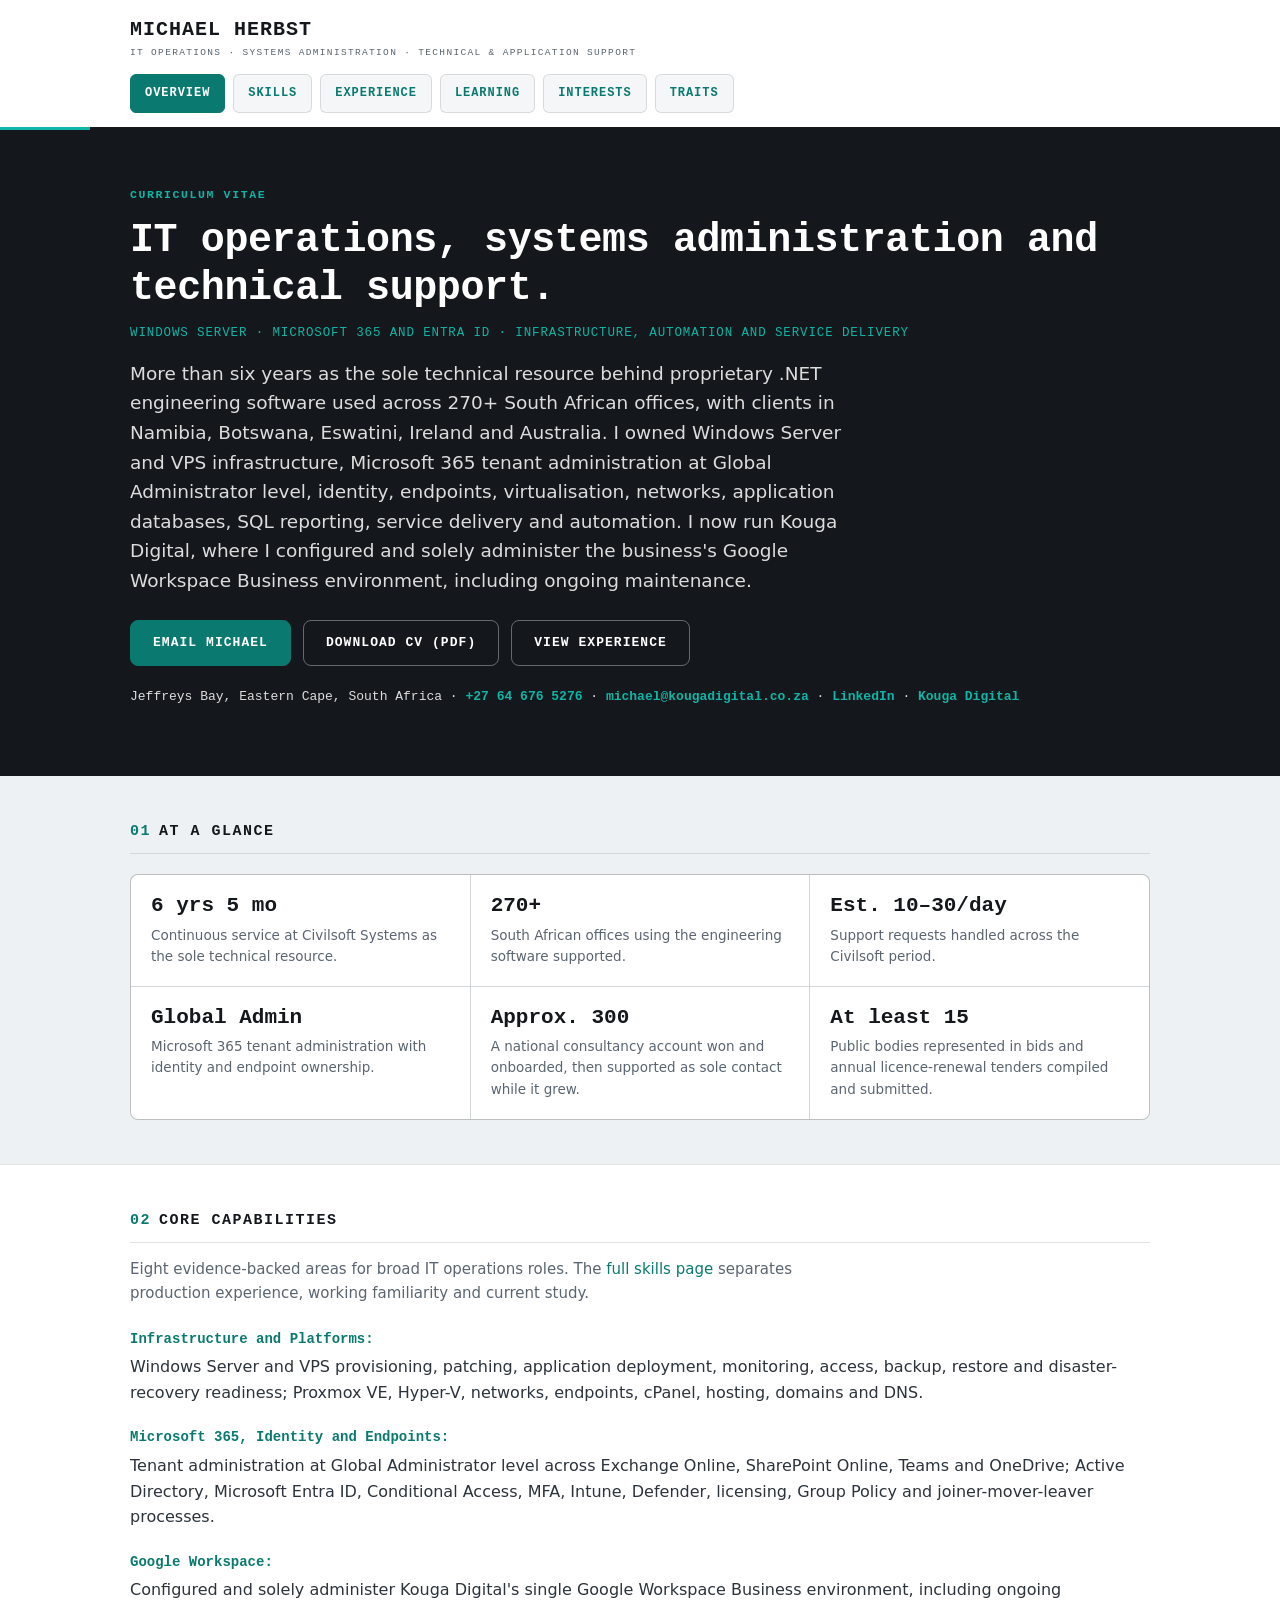
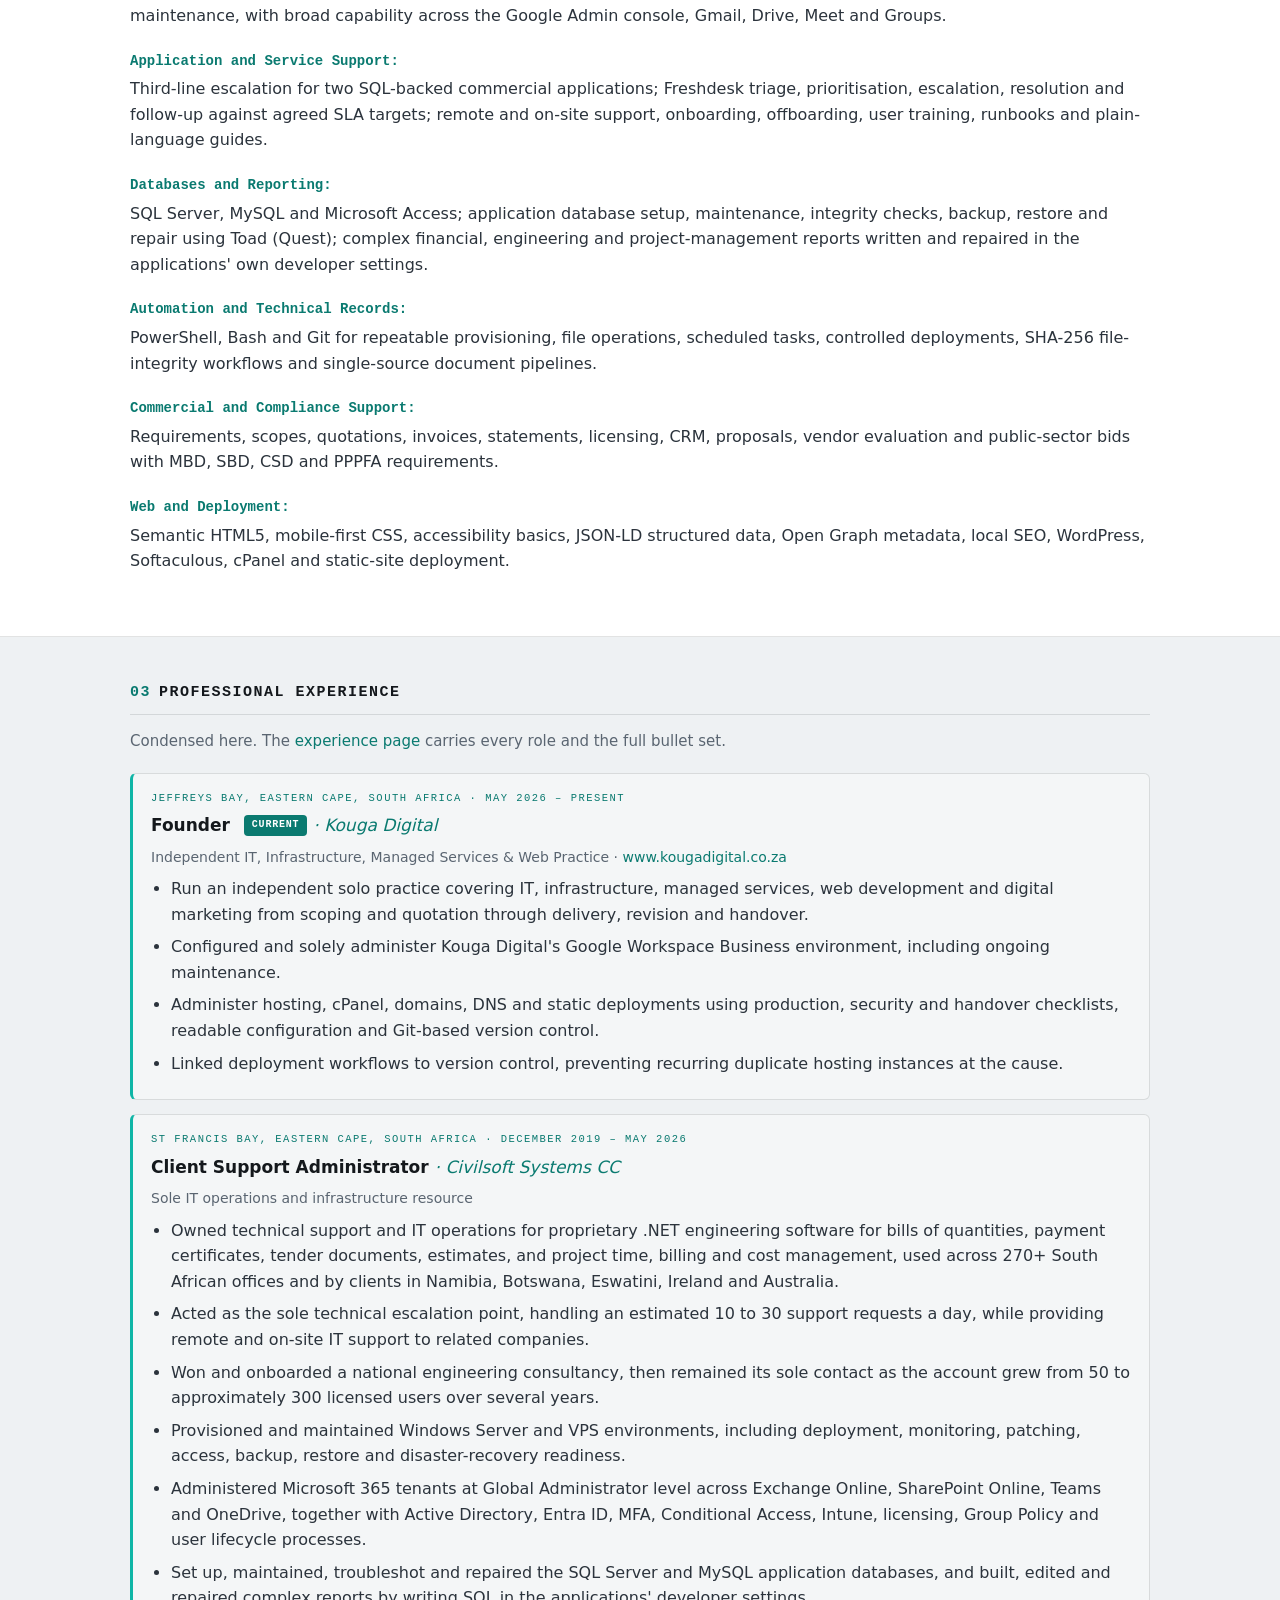
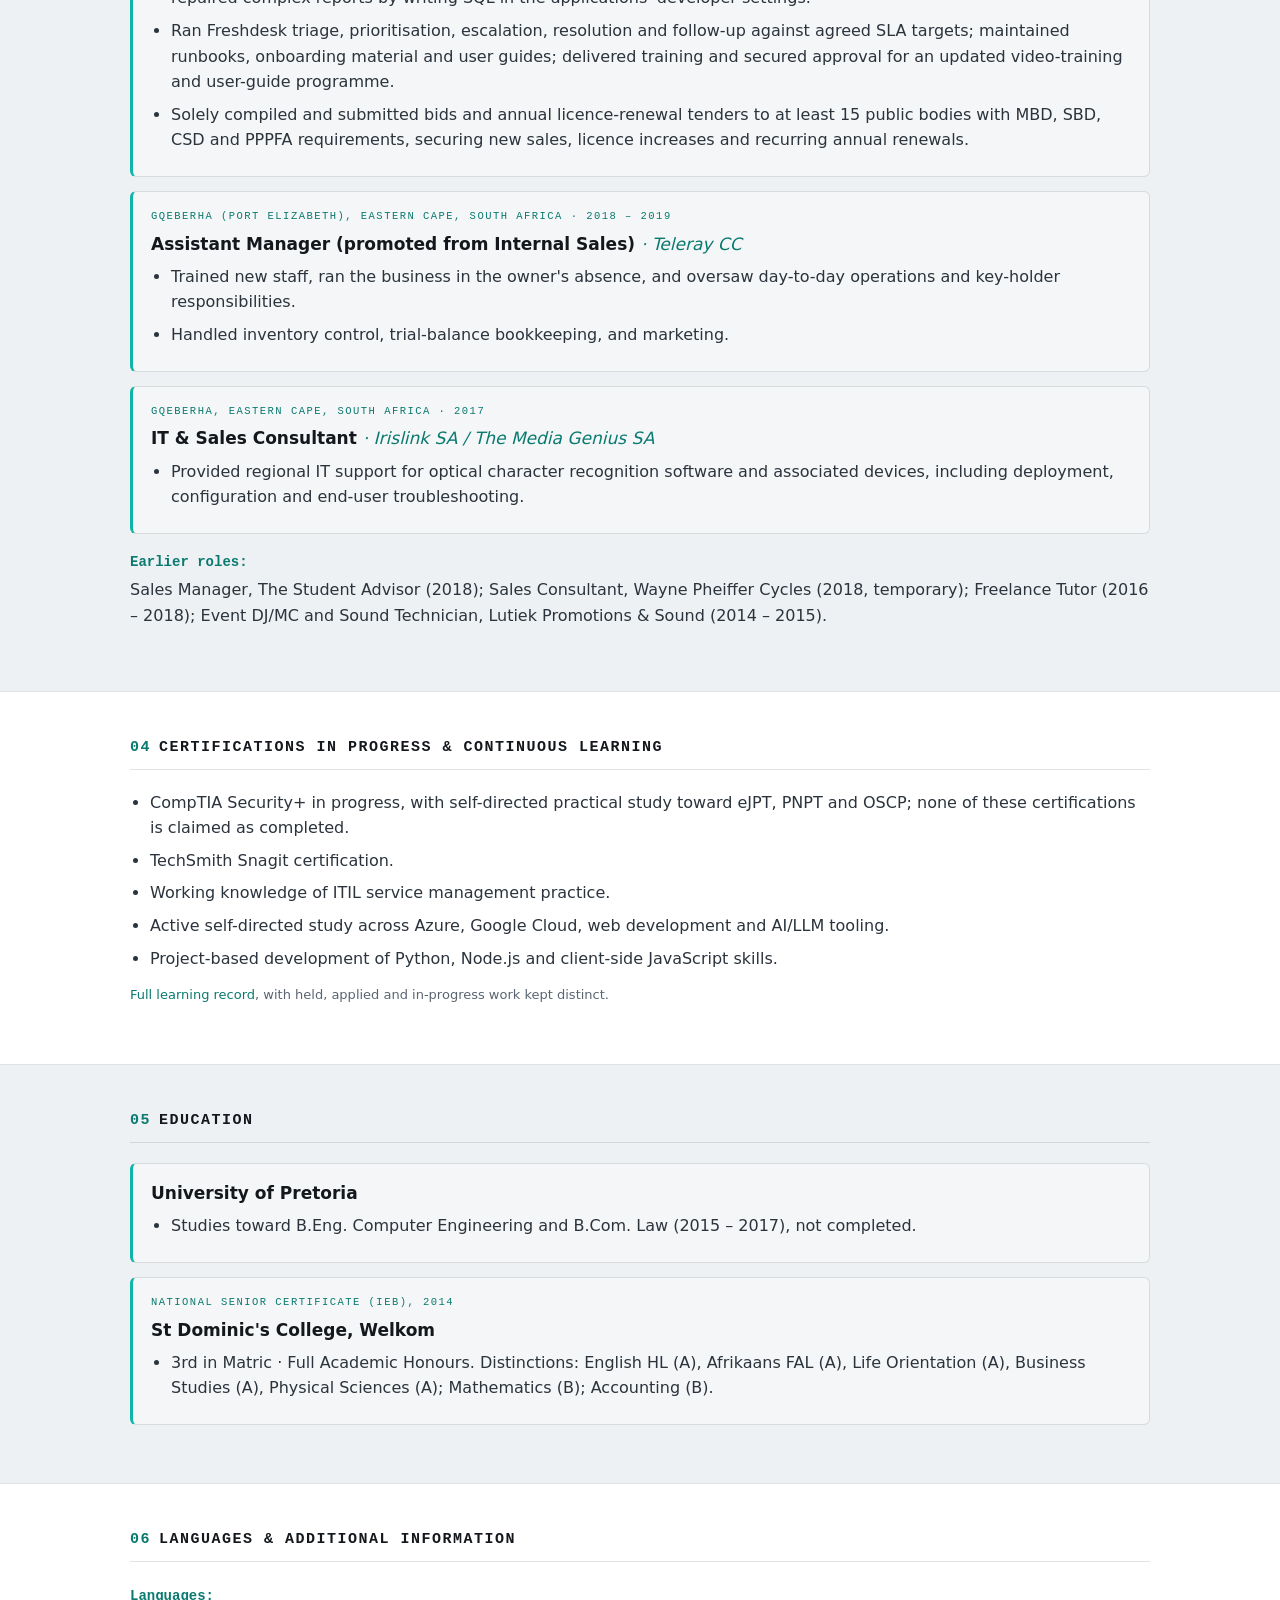
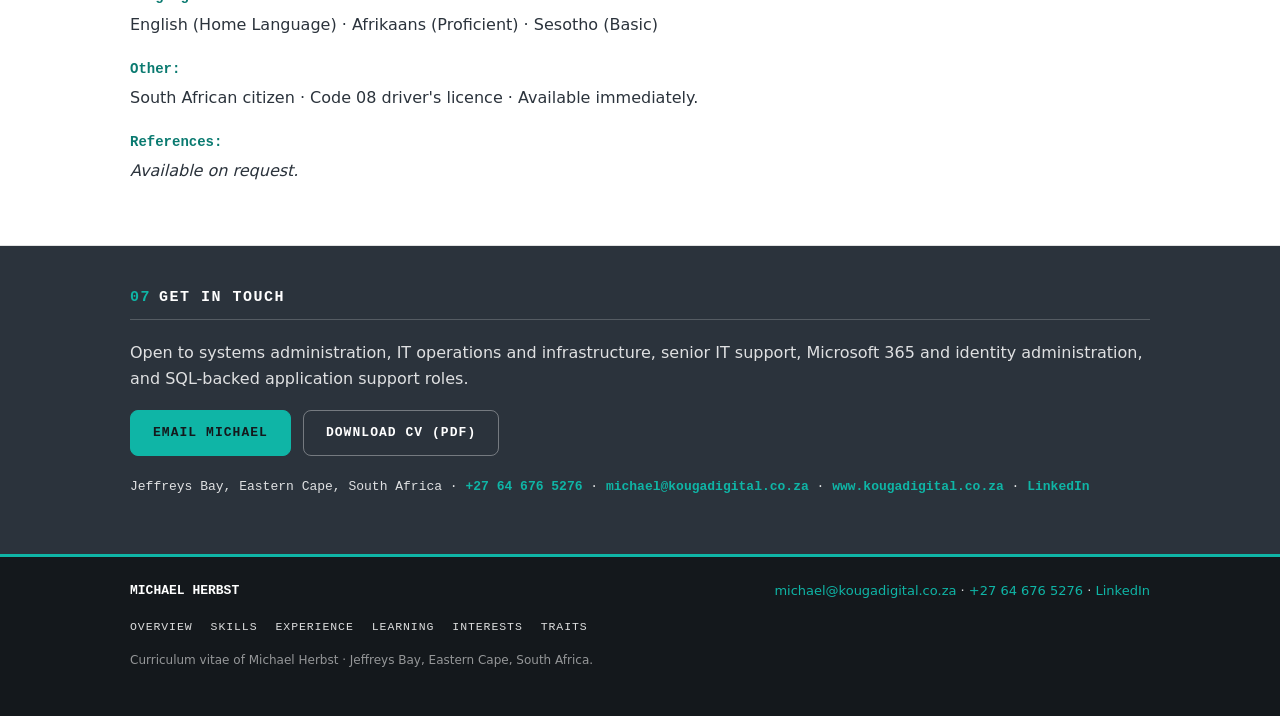
<file: index.html>
<!DOCTYPE html>
<html lang="en">
<head>
  <meta charset="UTF-8">
  <meta name="viewport" content="width=device-width, initial-scale=1.0">
  <meta http-equiv="Content-Security-Policy" content="default-src 'self'; base-uri 'self'; object-src 'none'; form-action 'none'; img-src 'self' data:; font-src 'self' https://fonts.gstatic.com; style-src 'self' https://fonts.googleapis.com; script-src 'self' 'sha256-mJoJRgaycMkfNZmQ6dZrc7SeNtsHvetJgwtgTkvfDKA='; connect-src 'self' https://fonts.googleapis.com https://fonts.gstatic.com; media-src 'none'; frame-src 'none'; worker-src 'none'; manifest-src 'self'; upgrade-insecure-requests">
  <title>Michael Herbst &middot; IT Operations &amp; Systems Administration</title>
  <meta name="description" content="CV of Michael Herbst, an IT operations and systems administrator in Jeffreys Bay with more than six years across Windows Server, Microsoft 365, Entra ID and application support.">
  <meta name="theme-color" content="#0a7a70">
  <link rel="canonical" href="https://michael-herbst-za.github.io/">
  <link rel="icon" type="image/svg+xml" href="assets/favicon.svg">
  <link rel="manifest" href="/site.webmanifest">
  <meta property="og:type" content="profile">
  <meta property="og:site_name" content="Michael Herbst &middot; Curriculum Vitae">
  <meta property="og:title" content="Michael Herbst &middot; IT Operations &amp; Systems Administrator">
  <meta property="og:description" content="More than six years as the sole technical resource for engineering software used across 270+ South African offices, spanning infrastructure, identity, application support and service delivery.">
  <meta property="og:url" content="https://michael-herbst-za.github.io/">
  <meta property="og:locale" content="en_ZA">
  <meta property="og:image" content="https://michael-herbst-za.github.io/assets/og.png">
  <meta property="og:image:width" content="1200">
  <meta property="og:image:height" content="630">
  <meta property="og:image:alt" content="Michael Herbst, IT operations and systems administrator. More than six years of sole technical ownership across 270+ offices.">
  <meta name="twitter:image" content="https://michael-herbst-za.github.io/assets/og.png">
  <meta name="twitter:card" content="summary_large_image">
  <meta name="twitter:title" content="Michael Herbst &middot; IT Operations &amp; Systems Administrator">
  <meta name="twitter:description" content="More than six years of sole technical ownership across infrastructure, identity, application support and service delivery.">
  <link rel="preconnect" href="https://fonts.googleapis.com">
  <link rel="preconnect" href="https://fonts.gstatic.com" crossorigin>
  <link href="https://fonts.googleapis.com/css2?family=IBM+Plex+Mono:wght@400;500;600;700&family=IBM+Plex+Sans:wght@400;500;600;700&display=swap" rel="stylesheet">
  <link rel="stylesheet" href="assets/style.css">
  <script type="application/ld+json">
  {
    "@context": "https://schema.org",
    "@type": "Person",
    "name": "Michael Herbst",
    "givenName": "Michael",
    "familyName": "Herbst",
    "jobTitle": "IT Operations and Systems Administrator",
    "description": "IT operations and systems administrator with more than six years as the sole technical resource for proprietary .NET engineering software used across 270-plus South African offices, with clients in Namibia, Botswana, Eswatini, Ireland and Australia, and founder of Kouga Digital.",
    "email": "mailto:michael@kougadigital.co.za",
    "telephone": "+27646765276",
    "url": "https://michael-herbst-za.github.io/",
    "nationality": "South African",
    "knowsLanguage": ["en", "af", "st"],
    "sameAs": ["https://www.kougadigital.co.za/", "https://linkedin.com/in/michael-herbst-za"],
    "address": {
      "@type": "PostalAddress",
      "addressLocality": "Jeffreys Bay",
      "addressRegion": "Eastern Cape",
      "addressCountry": "ZA"
    },
    "worksFor": {
      "@type": "Organization",
      "name": "Kouga Digital",
      "url": "https://www.kougadigital.co.za/",
      "description": "Independent IT, infrastructure, managed services and web practice."
    },
    "alumniOf": [
      { "@type": "CollegeOrUniversity", "name": "University of Pretoria" },
      { "@type": "EducationalOrganization", "name": "St Dominic's College, Welkom" }
    ],
    "knowsAbout": [
      "Windows Server administration",
      "Active Directory Domain Services",
      "Microsoft 365 administration",
      "Microsoft Entra ID",
      "Microsoft Intune",
      "Google Workspace administration",
      "VPS administration",
      "Proxmox VE",
      "Hyper-V",
      "MySQL",
      "SQL Server",
      "Microsoft Access",
      "Application support",
      "SQL report development",
      "PowerShell",
      "Bash",
      "Git",
      "Service desk operations",
      "ITIL service management",
      "POPIA-aware administration",
      "Windows and Linux hardening",
      "Public-sector tender compilation",
      "Semantic HTML and CSS",
      "Local and cloud LLM deployment"
    ]
  }
  </script>
</head>
<body>
  <a class="skip-link" href="#main">Skip to content</a>

  <header class="site-header">
    <div class="wrap">
      <div class="header-inner">
        <div class="brand">
          <div>
            <div class="wordmark">MICHAEL HERBST</div>
            <div class="descriptor">IT Operations &middot; Systems Administration &middot; Technical &amp; Application Support</div>
          </div>
        </div>
        <nav class="nav-row" aria-label="CV sections">
          <a class="nav-btn active" href="index.html" aria-current="page">Overview</a>
          <a class="nav-btn" href="skills.html">Skills</a>
          <a class="nav-btn" href="experience.html">Experience</a>
          <a class="nav-btn" href="learning.html">Learning</a>
          <a class="nav-btn" href="interests.html">Interests</a>
          <a class="nav-btn" href="traits.html">Traits</a>
        </nav>
      </div>
    </div>
  </header>
  <div class="brand-stripe"></div>

  <section class="hero">
    <div class="wrap">
      <p class="kicker">Curriculum Vitae</p>
      <h1>IT operations, systems administration and technical support.</h1>
      <p class="hero-strap">Windows Server &middot; Microsoft 365 and Entra ID &middot; Infrastructure, automation and service delivery</p>
      <p class="lede">
        More than six years as the sole technical resource behind proprietary .NET engineering
        software used across 270+ South African offices, with clients in Namibia, Botswana,
        Eswatini, Ireland and Australia. I owned Windows Server and VPS infrastructure,
        Microsoft 365 tenant administration at Global Administrator level, identity, endpoints,
        virtualisation, networks, application databases, SQL reporting, service delivery and
        automation. I now run Kouga Digital, where I configured and solely administer the
        business's Google Workspace Business environment, including ongoing maintenance.
      </p>
      <div class="hero-actions">
        <a class="btn" href="mailto:michael@kougadigital.co.za">Email Michael</a>
        <a class="btn btn-ghost" href="documents/Michael_Herbst_CV.pdf" download>Download CV (PDF)</a>
        <a class="btn btn-ghost" href="experience.html">View experience</a>
      </div>
      <p class="cta-note">
        Jeffreys Bay, Eastern Cape, South Africa &middot;
        <a href="tel:+27646765276">+27&nbsp;64&nbsp;676&nbsp;5276</a> &middot;
        <a href="mailto:michael@kougadigital.co.za">michael@kougadigital.co.za</a> &middot;
        <a href="https://linkedin.com/in/michael-herbst-za">LinkedIn</a> &middot;
        <a href="https://www.kougadigital.co.za/">Kouga Digital</a>
      </p>
    </div>
  </section>

  <main id="main">

    <section class="section" aria-labelledby="atglance-heading">
      <div class="wrap">
        <h2 id="atglance-heading"><span class="section-number">01</span> At a Glance</h2>
        <div class="stat-strip">
          <div class="stat">
            <span class="stat-value">6 yrs 5 mo</span>
            <span class="stat-label">Continuous service at Civilsoft Systems as the sole technical resource.</span>
          </div>
          <div class="stat">
            <span class="stat-value">270+</span>
            <span class="stat-label">South African offices using the engineering software supported.</span>
          </div>
          <div class="stat">
            <span class="stat-value">Est. 10&ndash;30/day</span>
            <span class="stat-label">Support requests handled across the Civilsoft period.</span>
          </div>
          <div class="stat">
            <span class="stat-value">Global Admin</span>
            <span class="stat-label">Microsoft 365 tenant administration with identity and endpoint ownership.</span>
          </div>
          <div class="stat">
            <span class="stat-value">Approx. 300</span>
            <span class="stat-label">A national consultancy account won and onboarded, then supported as sole contact while it grew.</span>
          </div>
          <div class="stat">
            <span class="stat-value">At least 15</span>
            <span class="stat-label">Public bodies represented in bids and annual licence-renewal tenders compiled and submitted.</span>
          </div>
        </div>
      </div>
    </section>

    <section class="section alt" aria-labelledby="skills-heading">
      <div class="wrap">
        <h2 id="skills-heading"><span class="section-number">02</span> Core Capabilities</h2>
        <p class="section-intro">Eight evidence-backed areas for broad IT operations roles. The <a href="skills.html">full skills page</a> separates production experience, working familiarity and current study.</p>

        <div class="item-row">
          <span class="item-label">Infrastructure and Platforms:</span>
          <p>Windows Server and VPS provisioning, patching, application deployment, monitoring, access, backup, restore and disaster-recovery readiness; Proxmox VE, Hyper-V, networks, endpoints, cPanel, hosting, domains and DNS.</p>
        </div>

        <div class="item-row">
          <span class="item-label">Microsoft 365, Identity and Endpoints:</span>
          <p>Tenant administration at Global Administrator level across Exchange Online, SharePoint Online, Teams and OneDrive; Active Directory, Microsoft Entra ID, Conditional Access, MFA, Intune, Defender, licensing, Group Policy and joiner-mover-leaver processes.</p>
        </div>

        <div class="item-row">
          <span class="item-label">Google Workspace:</span>
          <p>Configured and solely administer Kouga Digital's single Google Workspace Business environment, including ongoing maintenance, with broad capability across the Google Admin console, Gmail, Drive, Meet and Groups.</p>
        </div>

        <div class="item-row">
          <span class="item-label">Application and Service Support:</span>
          <p>Third-line escalation for two SQL-backed commercial applications; Freshdesk triage, prioritisation, escalation, resolution and follow-up against agreed SLA targets; remote and on-site support, onboarding, offboarding, user training, runbooks and plain-language guides.</p>
        </div>

        <div class="item-row">
          <span class="item-label">Databases and Reporting:</span>
          <p>SQL Server, MySQL and Microsoft Access; application database setup, maintenance, integrity checks, backup, restore and repair using Toad (Quest); complex financial, engineering and project-management reports written and repaired in the applications' own developer settings.</p>
        </div>

        <div class="item-row">
          <span class="item-label">Automation and Technical Records:</span>
          <p>PowerShell, Bash and Git for repeatable provisioning, file operations, scheduled tasks, controlled deployments, SHA-256 file-integrity workflows and single-source document pipelines.</p>
        </div>

        <div class="item-row">
          <span class="item-label">Commercial and Compliance Support:</span>
          <p>Requirements, scopes, quotations, invoices, statements, licensing, CRM, proposals, vendor evaluation and public-sector bids with MBD, SBD, CSD and PPPFA requirements.</p>
        </div>

        <div class="item-row">
          <span class="item-label">Web and Deployment:</span>
          <p>Semantic HTML5, mobile-first CSS, accessibility basics, JSON-LD structured data, Open Graph metadata, local SEO, WordPress, Softaculous, cPanel and static-site deployment.</p>
        </div>
      </div>
    </section>

    <section class="section" aria-labelledby="experience-heading">
      <div class="wrap">
        <h2 id="experience-heading"><span class="section-number">03</span> Professional Experience</h2>
        <p class="section-intro">Condensed here. The <a href="experience.html">experience page</a> carries every role and the full bullet set.</p>

        <article class="card">
          <p class="card-meta">Jeffreys Bay, Eastern Cape, South Africa &middot; May 2026 &ndash; Present</p>
          <h3>Founder <span class="badge">Current</span> <span class="job-employer">&middot; Kouga Digital</span></h3>
          <p class="entity-line">Independent IT, Infrastructure, Managed Services &amp; Web Practice &middot; <a href="https://www.kougadigital.co.za/">www.kougadigital.co.za</a></p>
          <ul>
            <li>Run an independent solo practice covering IT, infrastructure, managed services, web development and digital marketing from scoping and quotation through delivery, revision and handover.</li>
            <li>Configured and solely administer Kouga Digital's Google Workspace Business environment, including ongoing maintenance.</li>
            <li>Administer hosting, cPanel, domains, DNS and static deployments using production, security and handover checklists, readable configuration and Git-based version control.</li>
            <li>Linked deployment workflows to version control, preventing recurring duplicate hosting instances at the cause.</li>
          </ul>
        </article>

        <article class="card">
          <p class="card-meta">St Francis Bay, Eastern Cape, South Africa &middot; December 2019 &ndash; May 2026</p>
          <h3>Client Support Administrator <span class="job-employer">&middot; Civilsoft Systems CC</span></h3>
          <p class="entity-line">Sole IT operations and infrastructure resource</p>
          <ul>
            <li>Owned technical support and IT operations for proprietary .NET engineering software for bills of quantities, payment certificates, tender documents, estimates, and project time, billing and cost management, used across 270+ South African offices and by clients in Namibia, Botswana, Eswatini, Ireland and Australia.</li>
            <li>Acted as the sole technical escalation point, handling an estimated 10 to 30 support requests a day, while providing remote and on-site IT support to related companies.</li>
            <li>Won and onboarded a national engineering consultancy, then remained its sole contact as the account grew from 50 to approximately 300 licensed users over several years.</li>
            <li>Provisioned and maintained Windows Server and VPS environments, including deployment, monitoring, patching, access, backup, restore and disaster-recovery readiness.</li>
            <li>Administered Microsoft 365 tenants at Global Administrator level across Exchange Online, SharePoint Online, Teams and OneDrive, together with Active Directory, Entra ID, MFA, Conditional Access, Intune, licensing, Group Policy and user lifecycle processes.</li>
            <li>Set up, maintained, troubleshot and repaired the SQL Server and MySQL application databases, and built, edited and repaired complex reports by writing SQL in the applications' developer settings.</li>
            <li>Ran Freshdesk triage, prioritisation, escalation, resolution and follow-up against agreed SLA targets; maintained runbooks, onboarding material and user guides; delivered training and secured approval for an updated video-training and user-guide programme.</li>
            <li>Solely compiled and submitted bids and annual licence-renewal tenders to at least 15 public bodies with MBD, SBD, CSD and PPPFA requirements, securing new sales, licence increases and recurring annual renewals.</li>
          </ul>
        </article>

        <article class="card">
          <p class="card-meta">Gqeberha (Port Elizabeth), Eastern Cape, South Africa &middot; 2018 &ndash; 2019</p>
          <h3>Assistant Manager (promoted from Internal Sales) <span class="job-employer">&middot; Teleray CC</span></h3>
          <ul>
            <li>Trained new staff, ran the business in the owner's absence, and oversaw day-to-day operations and key-holder responsibilities.</li>
            <li>Handled inventory control, trial-balance bookkeeping, and marketing.</li>
          </ul>
        </article>

        <article class="card">
          <p class="card-meta">Gqeberha, Eastern Cape, South Africa &middot; 2017</p>
          <h3>IT &amp; Sales Consultant <span class="job-employer">&middot; Irislink SA / The Media Genius SA</span></h3>
          <ul>
            <li>Provided regional IT support for optical character recognition software and associated devices, including deployment, configuration and end-user troubleshooting.</li>
          </ul>
        </article>

        <div class="item-row">
          <span class="item-label">Earlier roles:</span>
          <p>Sales Manager, The Student Advisor (2018); Sales Consultant, Wayne Pheiffer Cycles (2018, temporary); Freelance Tutor (2016 &ndash; 2018); Event DJ/MC and Sound Technician, Lutiek Promotions &amp; Sound (2014 &ndash; 2015).</p>
        </div>
      </div>
    </section>

    <section class="section alt" aria-labelledby="learning-heading">
      <div class="wrap">
        <h2 id="learning-heading"><span class="section-number">04</span> Certifications in Progress &amp; Continuous Learning</h2>
        <ul>
          <li>CompTIA Security+ in progress, with self-directed practical study toward eJPT, PNPT and OSCP; none of these certifications is claimed as completed.</li>
          <li>TechSmith Snagit certification.</li>
          <li>Working knowledge of ITIL service management practice.</li>
          <li>Active self-directed study across Azure, Google Cloud, web development and AI/LLM tooling.</li>
          <li>Project-based development of Python, Node.js and client-side JavaScript skills.</li>
        </ul>
        <p class="fine"><a href="learning.html">Full learning record</a>, with held, applied and in-progress work kept distinct.</p>
      </div>
    </section>

    <section class="section" aria-labelledby="education-heading">
      <div class="wrap">
        <h2 id="education-heading"><span class="section-number">05</span> Education</h2>

        <article class="card">
          <h3>University of Pretoria</h3>
          <ul>
            <li>Studies toward B.Eng. Computer Engineering and B.Com. Law (2015 &ndash; 2017), not completed.</li>
          </ul>
        </article>

        <article class="card">
          <p class="card-meta">National Senior Certificate (IEB), 2014</p>
          <h3>St Dominic's College, Welkom</h3>
          <ul>
            <li>3rd in Matric &middot; Full Academic Honours. Distinctions: English HL (A), Afrikaans FAL (A), Life Orientation (A), Business Studies (A), Physical Sciences (A); Mathematics (B); Accounting (B).</li>
          </ul>
        </article>
      </div>
    </section>

    <section class="section alt" aria-labelledby="additional-heading">
      <div class="wrap">
        <h2 id="additional-heading"><span class="section-number">06</span> Languages &amp; Additional Information</h2>

        <div class="item-row">
          <span class="item-label">Languages:</span>
          <p>English (Home Language) &middot; Afrikaans (Proficient) &middot; Sesotho (Basic)</p>
        </div>

        <div class="item-row">
          <span class="item-label">Other:</span>
          <p>South African citizen &middot; Code 08 driver's licence &middot; Available immediately.</p>
        </div>

        <div class="item-row">
          <span class="item-label">References:</span>
          <p><em>Available on request.</em></p>
        </div>
      </div>
    </section>

  </main>

  <section class="cta-band" aria-labelledby="contact-heading">
    <div class="wrap">
      <h2 id="contact-heading"><span class="section-number">07</span> Get in Touch</h2>
      <p>Open to systems administration, IT operations and infrastructure, senior IT support, Microsoft 365 and identity administration, and SQL-backed application support roles.</p>
      <div class="hero-actions">
        <a class="btn" href="mailto:michael@kougadigital.co.za">Email Michael</a>
        <a class="btn btn-ghost" href="documents/Michael_Herbst_CV.pdf" download>Download CV (PDF)</a>
      </div>
      <p class="cta-note">
        Jeffreys Bay, Eastern Cape, South Africa &middot;
        <a href="tel:+27646765276">+27&nbsp;64&nbsp;676&nbsp;5276</a> &middot;
        <a href="mailto:michael@kougadigital.co.za">michael@kougadigital.co.za</a> &middot;
        <a href="https://www.kougadigital.co.za/">www.kougadigital.co.za</a> &middot;
        <a href="https://linkedin.com/in/michael-herbst-za">LinkedIn</a>
      </p>
    </div>
  </section>

  <footer class="site-footer">
    <div class="wrap">
      <div class="footer-row">
        <span class="footer-brand">MICHAEL HERBST</span>
        <span class="footer-contact"><a href="mailto:michael@kougadigital.co.za">michael@kougadigital.co.za</a> &middot; <a href="tel:+27646765276">+27&nbsp;64&nbsp;676&nbsp;5276</a> &middot; <a href="https://linkedin.com/in/michael-herbst-za">LinkedIn</a></span>
      </div>
      <nav class="footer-nav" aria-label="Footer">
        <a href="index.html">Overview</a>
        <a href="skills.html">Skills</a>
        <a href="experience.html">Experience</a>
        <a href="learning.html">Learning</a>
        <a href="interests.html">Interests</a>
        <a href="traits.html">Traits</a>
      </nav>
      <p class="footer-note">Curriculum vitae of Michael Herbst &middot; Jeffreys Bay, Eastern Cape, South Africa.</p>
    </div>
  </footer>
</body>
</html>
</file>
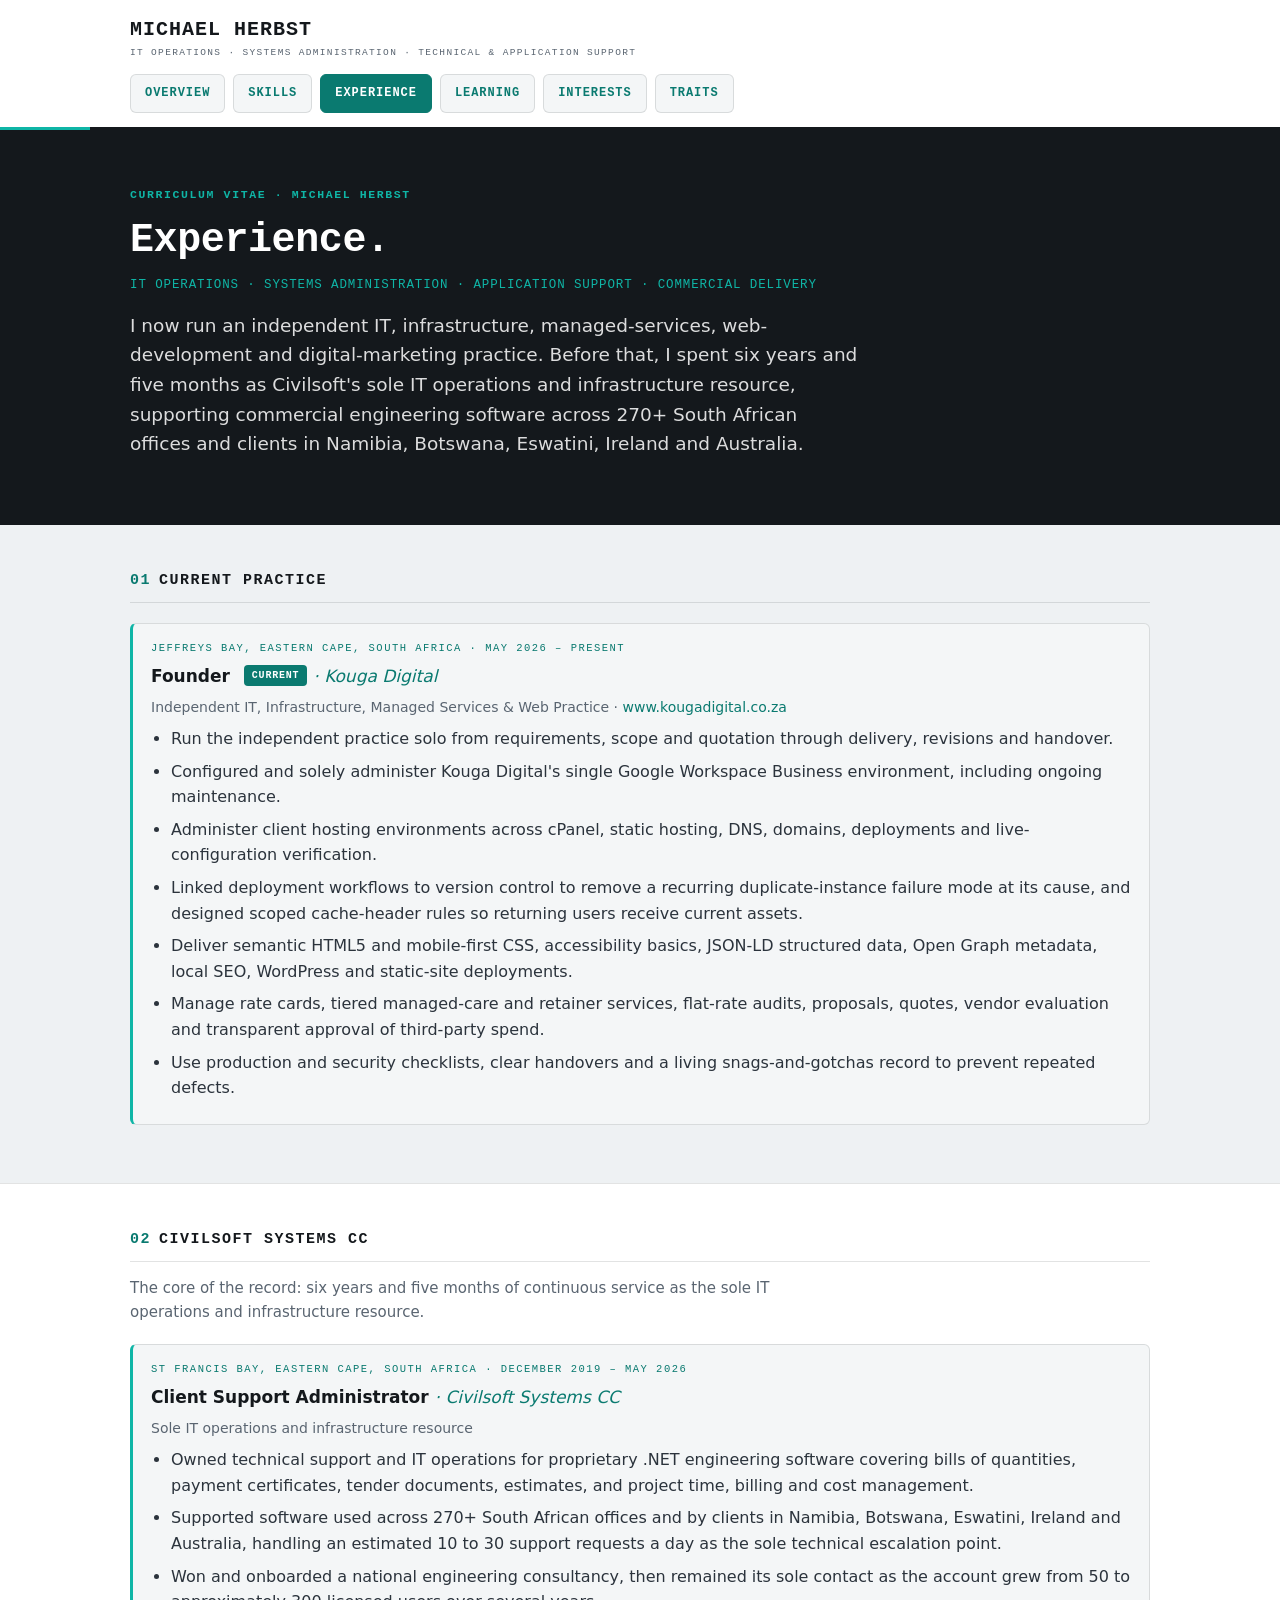
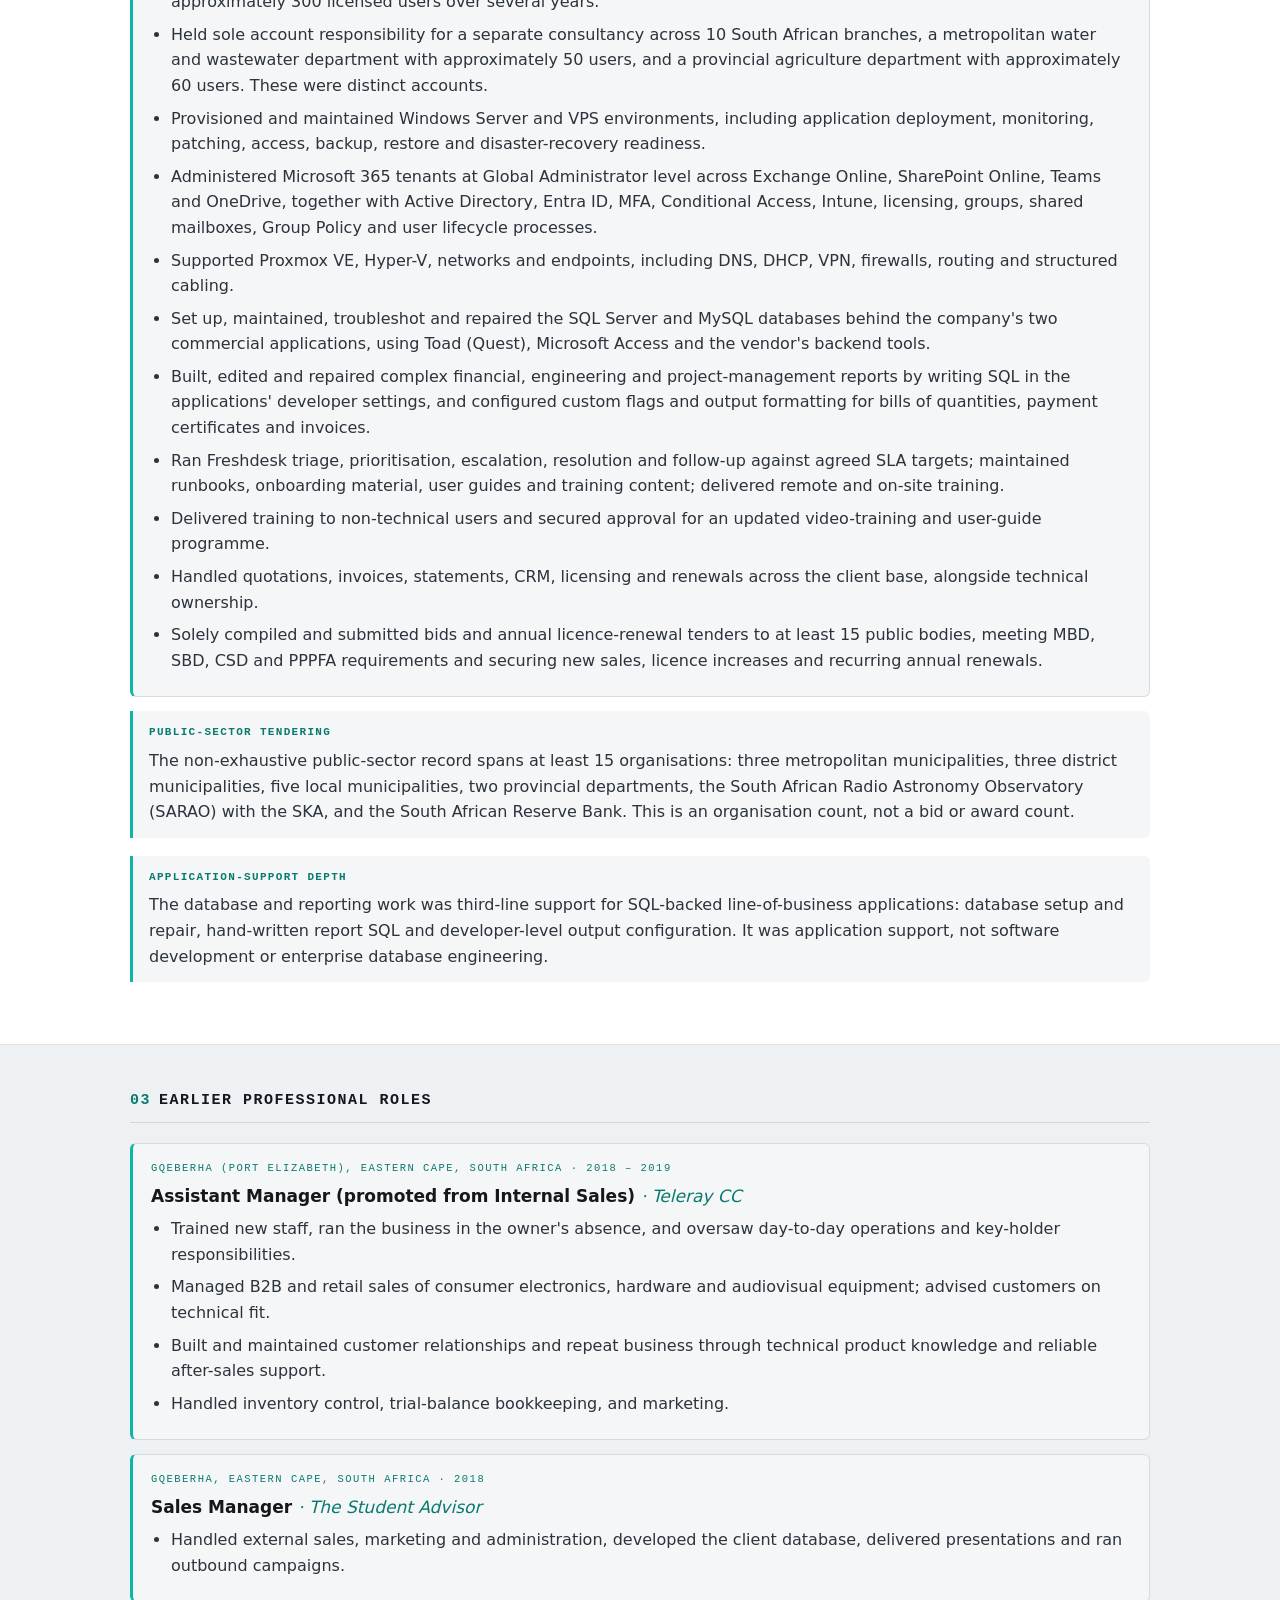
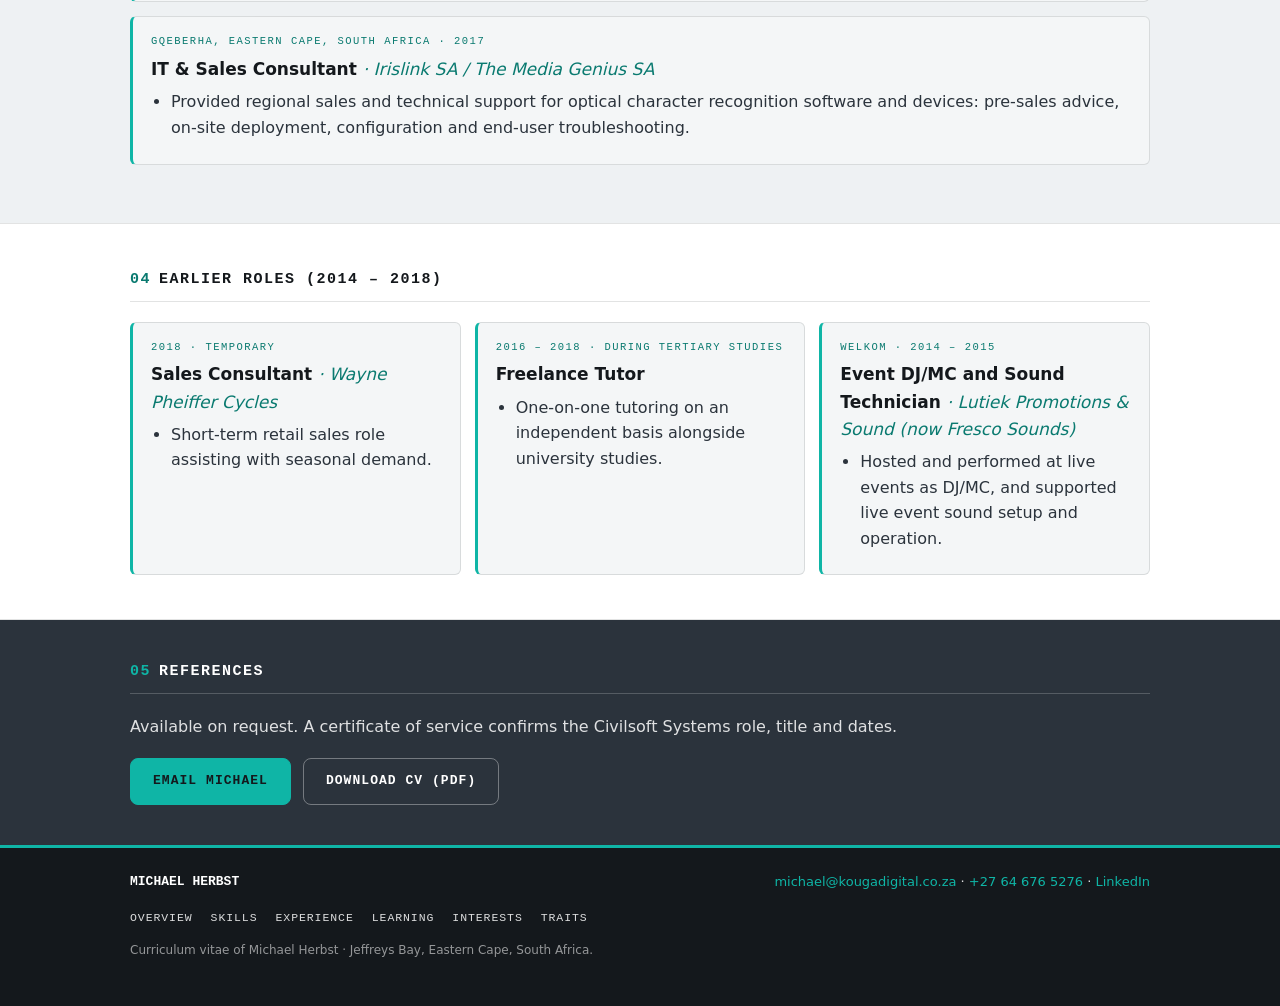
<file: experience.html>
<!DOCTYPE html>
<html lang="en">
<head>
  <meta charset="UTF-8">
  <meta name="viewport" content="width=device-width, initial-scale=1.0">
  <meta http-equiv="Content-Security-Policy" content="default-src 'self'; base-uri 'self'; object-src 'none'; form-action 'none'; img-src 'self' data:; font-src 'self' https://fonts.gstatic.com; style-src 'self' https://fonts.googleapis.com; script-src 'self' 'sha256-7IG9IikIHUfM+sMaCOL533YE0fC4KcMI5Vr/fc/Ddmk='; connect-src 'self' https://fonts.googleapis.com https://fonts.gstatic.com; media-src 'none'; frame-src 'none'; worker-src 'none'; manifest-src 'self'; upgrade-insecure-requests">
  <title>Experience &middot; Michael Herbst</title>
  <meta name="description" content="Michael Herbst's experience across IT operations, systems administration, application support, Microsoft 365, Google Workspace, SQL reporting, public-sector bids and technical sales.">
  <meta name="theme-color" content="#0a7a70">
  <link rel="canonical" href="https://michael-herbst-za.github.io/experience.html">
  <link rel="icon" type="image/svg+xml" href="assets/favicon.svg">
  <link rel="manifest" href="/site.webmanifest">
  <meta property="og:type" content="article">
  <meta property="og:site_name" content="Michael Herbst &middot; Curriculum Vitae">
  <meta property="og:title" content="Experience &middot; Michael Herbst">
  <meta property="og:description" content="More than six years as the sole technical resource for engineering software used across 270+ South African offices, plus current independent IT and Google Workspace administration.">
  <meta property="og:url" content="https://michael-herbst-za.github.io/experience.html">
  <meta property="og:locale" content="en_ZA">
  <meta property="og:image" content="https://michael-herbst-za.github.io/assets/og.png">
  <meta property="og:image:width" content="1200">
  <meta property="og:image:height" content="630">
  <meta property="og:image:alt" content="Michael Herbst, IT operations and systems administrator. More than six years of sole technical ownership across 270+ offices.">
  <meta name="twitter:image" content="https://michael-herbst-za.github.io/assets/og.png">
  <meta name="twitter:card" content="summary_large_image">
  <link rel="preconnect" href="https://fonts.googleapis.com">
  <link rel="preconnect" href="https://fonts.gstatic.com" crossorigin>
  <link href="https://fonts.googleapis.com/css2?family=IBM+Plex+Mono:wght@400;500;600;700&family=IBM+Plex+Sans:wght@400;500;600;700&display=swap" rel="stylesheet">
  <link rel="stylesheet" href="assets/style.css">
</head>
<body>
  <a class="skip-link" href="#main">Skip to content</a>

  <header class="site-header">
    <div class="wrap">
      <div class="header-inner">
        <div class="brand">
          <div>
            <div class="wordmark">MICHAEL HERBST</div>
            <div class="descriptor">IT Operations &middot; Systems Administration &middot; Technical &amp; Application Support</div>
          </div>
        </div>
        <nav class="nav-row" aria-label="CV sections">
          <a class="nav-btn" href="index.html">Overview</a>
          <a class="nav-btn" href="skills.html">Skills</a>
          <a class="nav-btn active" href="experience.html" aria-current="page">Experience</a>
          <a class="nav-btn" href="learning.html">Learning</a>
          <a class="nav-btn" href="interests.html">Interests</a>
          <a class="nav-btn" href="traits.html">Traits</a>
        </nav>
      </div>
    </div>
  </header>
  <div class="brand-stripe"></div>

  <section class="hero">
    <div class="wrap">
      <p class="kicker">Curriculum Vitae &middot; Michael Herbst</p>
      <h1>Experience.</h1>
      <p class="hero-strap">IT operations &middot; systems administration &middot; application support &middot; commercial delivery</p>
      <p class="lede">
        I now run an independent IT, infrastructure, managed-services, web-development and
        digital-marketing practice. Before that, I spent six years and five months as Civilsoft's
        sole IT operations and infrastructure resource, supporting commercial engineering software
        across 270+ South African offices and clients in Namibia, Botswana, Eswatini, Ireland and
        Australia.
      </p>
    </div>
  </section>

  <main id="main">

    <section class="section" aria-labelledby="current-heading">
      <div class="wrap">
        <h2 id="current-heading"><span class="section-number">01</span> Current Practice</h2>

        <article class="card">
          <p class="card-meta">Jeffreys Bay, Eastern Cape, South Africa &middot; May 2026 &ndash; Present</p>
          <h3>Founder <span class="badge">Current</span> <span class="job-employer">&middot; Kouga Digital</span></h3>
          <p class="entity-line">Independent IT, Infrastructure, Managed Services &amp; Web Practice &middot; <a href="https://www.kougadigital.co.za/">www.kougadigital.co.za</a></p>
          <ul>
            <li>Run the independent practice solo from requirements, scope and quotation through delivery, revisions and handover.</li>
            <li>Configured and solely administer Kouga Digital's single Google Workspace Business environment, including ongoing maintenance.</li>
            <li>Administer client hosting environments across cPanel, static hosting, DNS, domains, deployments and live-configuration verification.</li>
            <li>Linked deployment workflows to version control to remove a recurring duplicate-instance failure mode at its cause, and designed scoped cache-header rules so returning users receive current assets.</li>
            <li>Deliver semantic HTML5 and mobile-first CSS, accessibility basics, JSON-LD structured data, Open Graph metadata, local SEO, WordPress and static-site deployments.</li>
            <li>Manage rate cards, tiered managed-care and retainer services, flat-rate audits, proposals, quotes, vendor evaluation and transparent approval of third-party spend.</li>
            <li>Use production and security checklists, clear handovers and a living snags-and-gotchas record to prevent repeated defects.</li>
          </ul>
        </article>
      </div>
    </section>

    <section class="section alt" aria-labelledby="civilsoft-heading">
      <div class="wrap">
        <h2 id="civilsoft-heading"><span class="section-number">02</span> Civilsoft Systems CC</h2>
        <p class="section-intro">The core of the record: six years and five months of continuous service as the sole IT operations and infrastructure resource.</p>

        <article class="card">
          <p class="card-meta">St Francis Bay, Eastern Cape, South Africa &middot; December 2019 &ndash; May 2026</p>
          <h3>Client Support Administrator <span class="job-employer">&middot; Civilsoft Systems CC</span></h3>
          <p class="entity-line">Sole IT operations and infrastructure resource</p>
          <ul>
            <li>Owned technical support and IT operations for proprietary .NET engineering software covering bills of quantities, payment certificates, tender documents, estimates, and project time, billing and cost management.</li>
            <li>Supported software used across 270+ South African offices and by clients in Namibia, Botswana, Eswatini, Ireland and Australia, handling an estimated 10 to 30 support requests a day as the sole technical escalation point.</li>
            <li>Won and onboarded a national engineering consultancy, then remained its sole contact as the account grew from 50 to approximately 300 licensed users over several years.</li>
            <li>Held sole account responsibility for a separate consultancy across 10 South African branches, a metropolitan water and wastewater department with approximately 50 users, and a provincial agriculture department with approximately 60 users. These were distinct accounts.</li>
            <li>Provisioned and maintained Windows Server and VPS environments, including application deployment, monitoring, patching, access, backup, restore and disaster-recovery readiness.</li>
            <li>Administered Microsoft 365 tenants at Global Administrator level across Exchange Online, SharePoint Online, Teams and OneDrive, together with Active Directory, Entra ID, MFA, Conditional Access, Intune, licensing, groups, shared mailboxes, Group Policy and user lifecycle processes.</li>
            <li>Supported Proxmox VE, Hyper-V, networks and endpoints, including DNS, DHCP, VPN, firewalls, routing and structured cabling.</li>
            <li>Set up, maintained, troubleshot and repaired the SQL Server and MySQL databases behind the company's two commercial applications, using Toad (Quest), Microsoft Access and the vendor's backend tools.</li>
            <li>Built, edited and repaired complex financial, engineering and project-management reports by writing SQL in the applications' developer settings, and configured custom flags and output formatting for bills of quantities, payment certificates and invoices.</li>
            <li>Ran Freshdesk triage, prioritisation, escalation, resolution and follow-up against agreed SLA targets; maintained runbooks, onboarding material, user guides and training content; delivered remote and on-site training.</li>
            <li>Delivered training to non-technical users and secured approval for an updated video-training and user-guide programme.</li>
            <li>Handled quotations, invoices, statements, CRM, licensing and renewals across the client base, alongside technical ownership.</li>
            <li>Solely compiled and submitted bids and annual licence-renewal tenders to at least 15 public bodies, meeting MBD, SBD, CSD and PPPFA requirements and securing new sales, licence increases and recurring annual renewals.</li>
          </ul>
        </article>

        <div class="callout">
          <span class="callout-title">Public-sector tendering</span>
          <p>The non-exhaustive public-sector record spans at least 15 organisations: three metropolitan municipalities, three district municipalities, five local municipalities, two provincial departments, the South African Radio Astronomy Observatory (SARAO) with the SKA, and the South African Reserve Bank. This is an organisation count, not a bid or award count.</p>
        </div>

        <div class="callout">
          <span class="callout-title">Application-support depth</span>
          <p>The database and reporting work was third-line support for SQL-backed line-of-business applications: database setup and repair, hand-written report SQL and developer-level output configuration. It was application support, not software development or enterprise database engineering.</p>
        </div>
      </div>
    </section>

    <section class="section" aria-labelledby="earlier-heading">
      <div class="wrap">
        <h2 id="earlier-heading"><span class="section-number">03</span> Earlier Professional Roles</h2>

        <article class="card">
          <p class="card-meta">Gqeberha (Port Elizabeth), Eastern Cape, South Africa &middot; 2018 &ndash; 2019</p>
          <h3>Assistant Manager (promoted from Internal Sales) <span class="job-employer">&middot; Teleray CC</span></h3>
          <ul>
            <li>Trained new staff, ran the business in the owner's absence, and oversaw day-to-day operations and key-holder responsibilities.</li>
            <li>Managed B2B and retail sales of consumer electronics, hardware and audiovisual equipment; advised customers on technical fit.</li>
            <li>Built and maintained customer relationships and repeat business through technical product knowledge and reliable after-sales support.</li>
            <li>Handled inventory control, trial-balance bookkeeping, and marketing.</li>
          </ul>
        </article>

        <article class="card">
          <p class="card-meta">Gqeberha, Eastern Cape, South Africa &middot; 2018</p>
          <h3>Sales Manager <span class="job-employer">&middot; The Student Advisor</span></h3>
          <ul>
            <li>Handled external sales, marketing and administration, developed the client database, delivered presentations and ran outbound campaigns.</li>
          </ul>
        </article>

        <article class="card">
          <p class="card-meta">Gqeberha, Eastern Cape, South Africa &middot; 2017</p>
          <h3>IT &amp; Sales Consultant <span class="job-employer">&middot; Irislink SA / The Media Genius SA</span></h3>
          <ul>
            <li>Provided regional sales and technical support for optical character recognition software and devices: pre-sales advice, on-site deployment, configuration and end-user troubleshooting.</li>
          </ul>
        </article>
      </div>
    </section>

    <section class="section alt" aria-labelledby="early-heading">
      <div class="wrap">
        <h2 id="early-heading"><span class="section-number">04</span> Earlier Roles (2014 &ndash; 2018)</h2>

        <div class="grid">
          <article class="card">
            <p class="card-meta">2018 &middot; Temporary</p>
            <h3>Sales Consultant <span class="job-employer">&middot; Wayne Pheiffer Cycles</span></h3>
            <ul>
              <li>Short-term retail sales role assisting with seasonal demand.</li>
            </ul>
          </article>

          <article class="card">
            <p class="card-meta">2016 &ndash; 2018 &middot; During tertiary studies</p>
            <h3>Freelance Tutor</h3>
            <ul>
              <li>One-on-one tutoring on an independent basis alongside university studies.</li>
            </ul>
          </article>

          <article class="card">
            <p class="card-meta">Welkom &middot; 2014 &ndash; 2015</p>
            <h3>Event DJ/MC and Sound Technician <span class="job-employer">&middot; Lutiek Promotions &amp; Sound (now Fresco Sounds)</span></h3>
            <ul>
              <li>Hosted and performed at live events as DJ/MC, and supported live event sound setup and operation.</li>
            </ul>
          </article>
        </div>
      </div>
    </section>

  </main>

  <section class="cta-band" aria-labelledby="contact-heading">
    <div class="wrap">
      <h2 id="contact-heading"><span class="section-number">05</span> References</h2>
      <p>Available on request. A certificate of service confirms the Civilsoft Systems role, title and dates.</p>
      <div class="hero-actions">
        <a class="btn" href="mailto:michael@kougadigital.co.za">Email Michael</a>
        <a class="btn btn-ghost" href="documents/Michael_Herbst_CV.pdf" download>Download CV (PDF)</a>
      </div>
    </div>
  </section>

  <footer class="site-footer">
    <div class="wrap">
      <div class="footer-row">
        <span class="footer-brand">MICHAEL HERBST</span>
        <span class="footer-contact"><a href="mailto:michael@kougadigital.co.za">michael@kougadigital.co.za</a> &middot; <a href="tel:+27646765276">+27&nbsp;64&nbsp;676&nbsp;5276</a> &middot; <a href="https://linkedin.com/in/michael-herbst-za">LinkedIn</a></span>
      </div>
      <nav class="footer-nav" aria-label="Footer">
        <a href="index.html">Overview</a>
        <a href="skills.html">Skills</a>
        <a href="experience.html">Experience</a>
        <a href="learning.html">Learning</a>
        <a href="interests.html">Interests</a>
        <a href="traits.html">Traits</a>
      </nav>
      <p class="footer-note">Curriculum vitae of Michael Herbst &middot; Jeffreys Bay, Eastern Cape, South Africa.</p>
    </div>
  </footer>
</body>
</html>
</file>
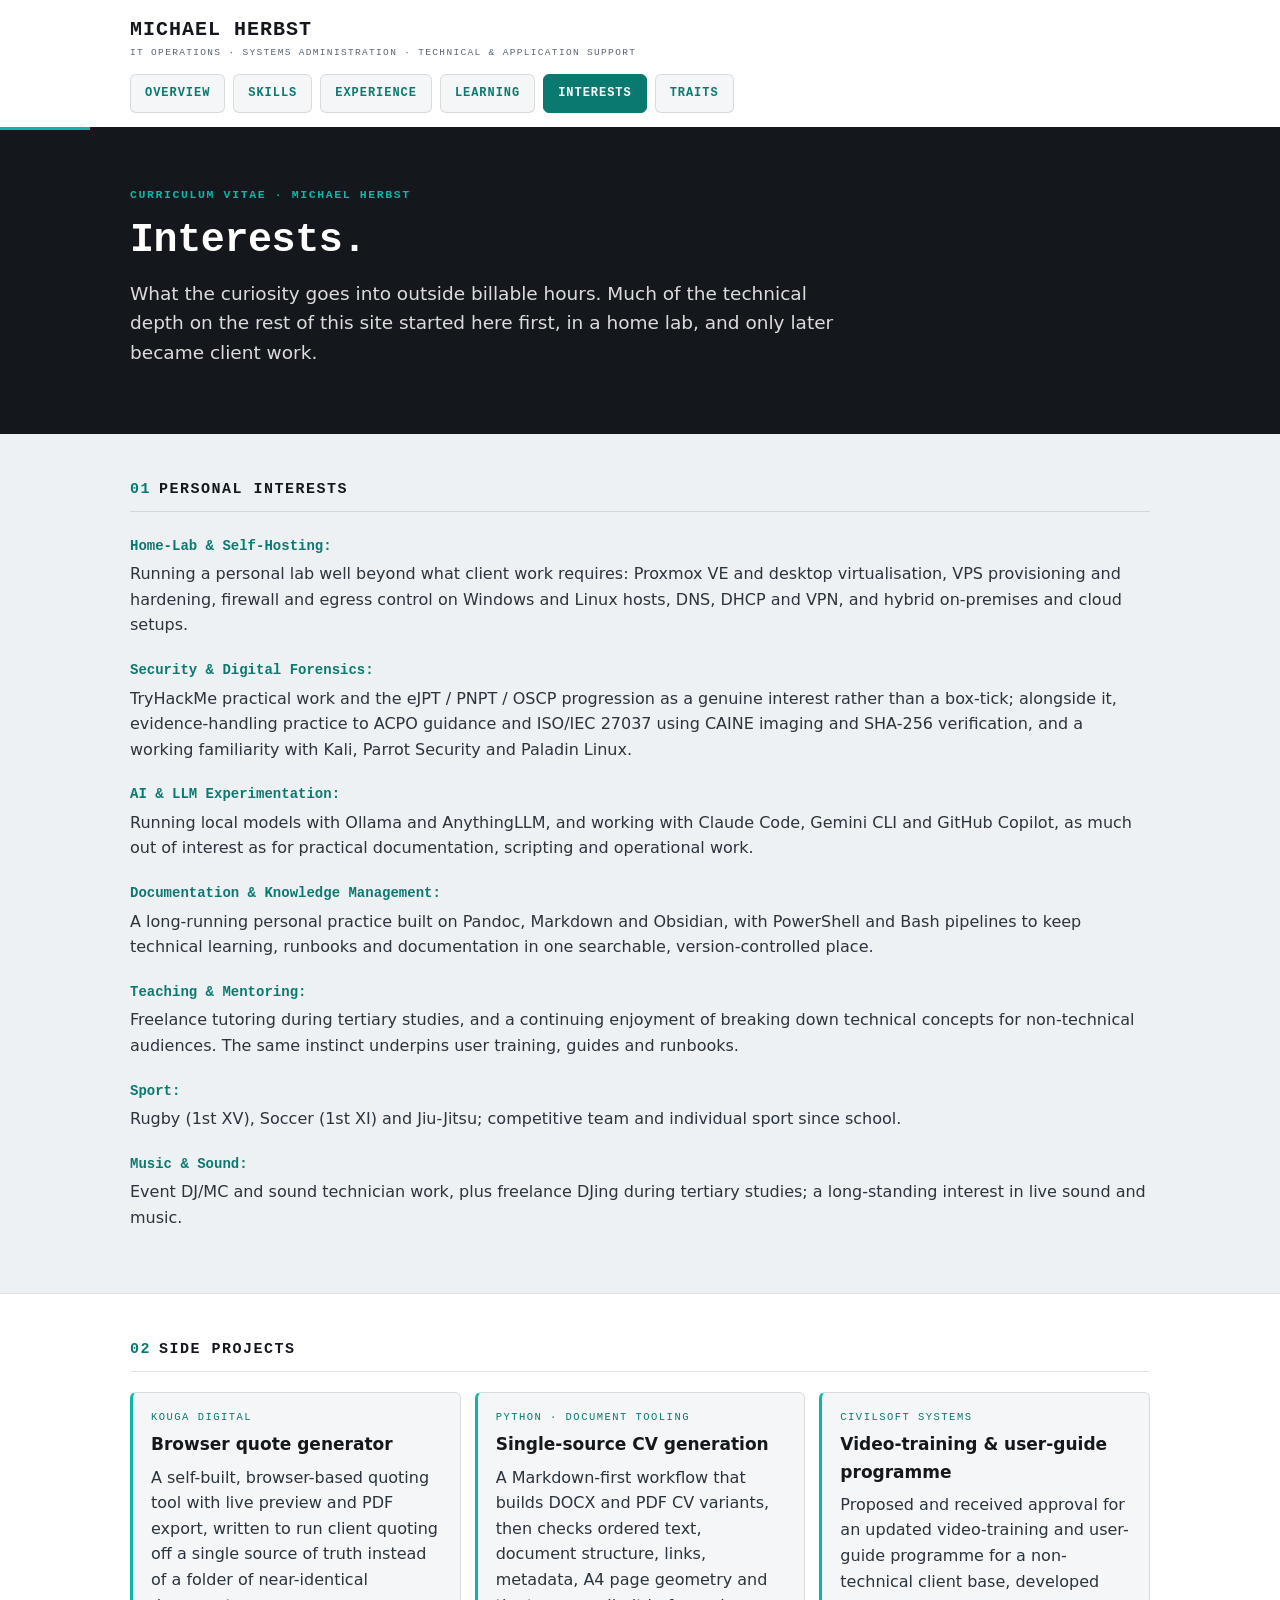
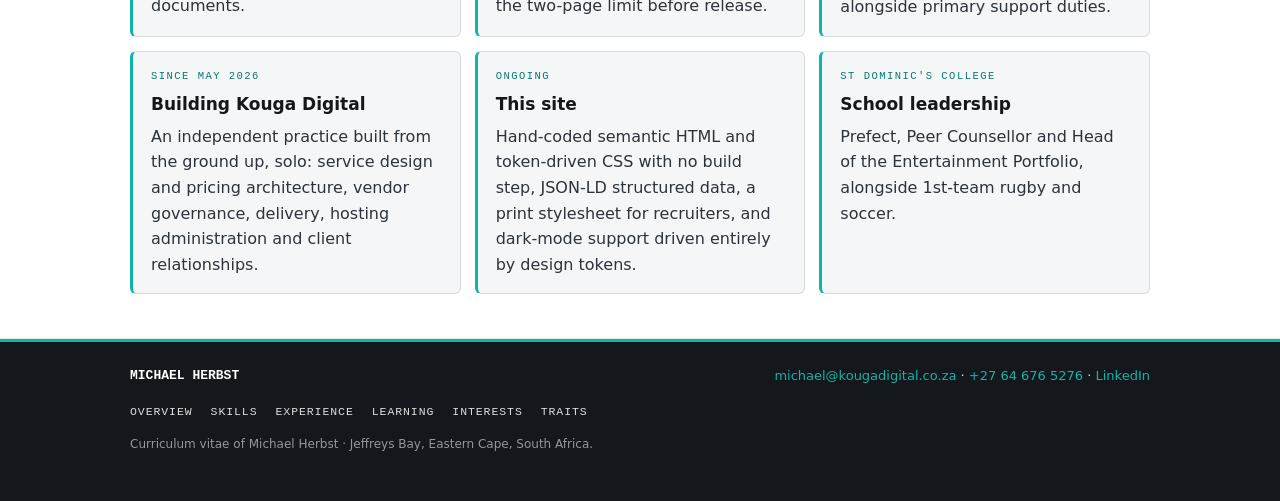
<file: interests.html>
<!DOCTYPE html>
<html lang="en">
<head>
  <meta charset="UTF-8">
  <meta name="viewport" content="width=device-width, initial-scale=1.0">
  <meta http-equiv="Content-Security-Policy" content="default-src 'self'; base-uri 'self'; object-src 'none'; form-action 'none'; img-src 'self' data:; font-src 'self' https://fonts.gstatic.com; style-src 'self' https://fonts.googleapis.com; script-src 'self' 'sha256-7IG9IikIHUfM+sMaCOL533YE0fC4KcMI5Vr/fc/Ddmk='; connect-src 'self' https://fonts.googleapis.com https://fonts.gstatic.com; media-src 'none'; frame-src 'none'; worker-src 'none'; manifest-src 'self'; upgrade-insecure-requests">
  <title>Interests &middot; Michael Herbst</title>
  <meta name="description" content="Personal interests and side projects of Michael Herbst: home-lab and self-hosting, digital forensics and security practice, local AI, documentation tooling, sport, music and live sound, and teaching.">
  <meta name="theme-color" content="#0a7a70">
  <link rel="canonical" href="https://michael-herbst-za.github.io/interests.html">
  <link rel="icon" type="image/svg+xml" href="assets/favicon.svg">
  <link rel="manifest" href="/site.webmanifest">
  <meta property="og:type" content="article">
  <meta property="og:site_name" content="Michael Herbst &middot; Curriculum Vitae">
  <meta property="og:title" content="Interests &middot; Michael Herbst">
  <meta property="og:description" content="Home-lab and self-hosting, local AI, digital forensics practice, documentation tooling, sport, live sound and teaching.">
  <meta property="og:url" content="https://michael-herbst-za.github.io/interests.html">
  <meta property="og:locale" content="en_ZA">
  <meta property="og:image" content="https://michael-herbst-za.github.io/assets/og.png">
  <meta property="og:image:width" content="1200">
  <meta property="og:image:height" content="630">
  <meta property="og:image:alt" content="Michael Herbst, IT operations and systems administrator. More than six years of sole technical ownership across 270+ offices.">
  <meta name="twitter:image" content="https://michael-herbst-za.github.io/assets/og.png">
  <meta name="twitter:card" content="summary_large_image">
  <link rel="preconnect" href="https://fonts.googleapis.com">
  <link rel="preconnect" href="https://fonts.gstatic.com" crossorigin>
  <link href="https://fonts.googleapis.com/css2?family=IBM+Plex+Mono:wght@400;500;600;700&family=IBM+Plex+Sans:wght@400;500;600;700&display=swap" rel="stylesheet">
  <link rel="stylesheet" href="assets/style.css">
</head>
<body>
  <a class="skip-link" href="#main">Skip to content</a>

  <header class="site-header">
    <div class="wrap">
      <div class="header-inner">
        <div class="brand">
          <div>
            <div class="wordmark">MICHAEL HERBST</div>
            <div class="descriptor">IT Operations &middot; Systems Administration &middot; Technical &amp; Application Support</div>
          </div>
        </div>
        <nav class="nav-row" aria-label="CV sections">
          <a class="nav-btn" href="index.html">Overview</a>
          <a class="nav-btn" href="skills.html">Skills</a>
          <a class="nav-btn" href="experience.html">Experience</a>
          <a class="nav-btn" href="learning.html">Learning</a>
          <a class="nav-btn active" href="interests.html" aria-current="page">Interests</a>
          <a class="nav-btn" href="traits.html">Traits</a>
        </nav>
      </div>
    </div>
  </header>
  <div class="brand-stripe"></div>

  <section class="hero">
    <div class="wrap">
      <p class="kicker">Curriculum Vitae &middot; Michael Herbst</p>
      <h1>Interests.</h1>
      <p class="lede">
        What the curiosity goes into outside billable hours. Much of the technical depth on the rest
        of this site started here first, in a home lab, and only later became client work.
      </p>
    </div>
  </section>

  <main id="main">

    <section class="section" aria-labelledby="interests-heading">
      <div class="wrap">
        <h2 id="interests-heading"><span class="section-number">01</span> Personal Interests</h2>

        <div class="item-row">
          <span class="item-label">Home-Lab &amp; Self-Hosting:</span>
          <p>Running a personal lab well beyond what client work requires: Proxmox VE and desktop virtualisation, VPS provisioning and hardening, firewall and egress control on Windows and Linux hosts, DNS, DHCP and VPN, and hybrid on-premises and cloud setups.</p>
        </div>

        <div class="item-row">
          <span class="item-label">Security &amp; Digital Forensics:</span>
          <p>TryHackMe practical work and the eJPT / PNPT / OSCP progression as a genuine interest rather than a box-tick; alongside it, evidence-handling practice to ACPO guidance and ISO/IEC 27037 using CAINE imaging and SHA-256 verification, and a working familiarity with Kali, Parrot Security and Paladin Linux.</p>
        </div>

        <div class="item-row">
          <span class="item-label">AI &amp; LLM Experimentation:</span>
          <p>Running local models with Ollama and AnythingLLM, and working with Claude Code, Gemini CLI and GitHub Copilot, as much out of interest as for practical documentation, scripting and operational work.</p>
        </div>

        <div class="item-row">
          <span class="item-label">Documentation &amp; Knowledge Management:</span>
          <p>A long-running personal practice built on Pandoc, Markdown and Obsidian, with PowerShell and Bash pipelines to keep technical learning, runbooks and documentation in one searchable, version-controlled place.</p>
        </div>

        <div class="item-row">
          <span class="item-label">Teaching &amp; Mentoring:</span>
          <p>Freelance tutoring during tertiary studies, and a continuing enjoyment of breaking down technical concepts for non-technical audiences. The same instinct underpins user training, guides and runbooks.</p>
        </div>

        <div class="item-row">
          <span class="item-label">Sport:</span>
          <p>Rugby (1st XV), Soccer (1st XI) and Jiu-Jitsu; competitive team and individual sport since school.</p>
        </div>

        <div class="item-row">
          <span class="item-label">Music &amp; Sound:</span>
          <p>Event DJ/MC and sound technician work, plus freelance DJing during tertiary studies; a long-standing interest in live sound and music.</p>
        </div>
      </div>
    </section>

    <section class="section alt" aria-labelledby="side-projects-heading">
      <div class="wrap">
        <h2 id="side-projects-heading"><span class="section-number">02</span> Side Projects</h2>

        <div class="grid">
          <article class="card">
            <p class="card-meta">Kouga Digital</p>
            <h3>Browser quote generator</h3>
            <p>A self-built, browser-based quoting tool with live preview and PDF export, written to run client quoting off a single source of truth instead of a folder of near-identical documents.</p>
          </article>

          <article class="card">
            <p class="card-meta">Python &middot; Document tooling</p>
            <h3>Single-source CV generation</h3>
            <p>A Markdown-first workflow that builds DOCX and PDF CV variants, then checks ordered text, document structure, links, metadata, A4 page geometry and the two-page limit before release.</p>
          </article>

          <article class="card">
            <p class="card-meta">Civilsoft Systems</p>
            <h3>Video-training &amp; user-guide programme</h3>
            <p>Proposed and received approval for an updated video-training and user-guide programme for a non-technical client base, developed alongside primary support duties.</p>
          </article>

          <article class="card">
            <p class="card-meta">Since May 2026</p>
            <h3>Building Kouga Digital</h3>
            <p>An independent practice built from the ground up, solo: service design and pricing architecture, vendor governance, delivery, hosting administration and client relationships.</p>
          </article>

          <article class="card">
            <p class="card-meta">Ongoing</p>
            <h3>This site</h3>
            <p>Hand-coded semantic HTML and token-driven CSS with no build step, JSON-LD structured data, a print stylesheet for recruiters, and dark-mode support driven entirely by design tokens.</p>
          </article>

          <article class="card">
            <p class="card-meta">St Dominic's College</p>
            <h3>School leadership</h3>
            <p>Prefect, Peer Counsellor and Head of the Entertainment Portfolio, alongside 1st-team rugby and soccer.</p>
          </article>
        </div>
      </div>
    </section>

  </main>

  <footer class="site-footer">
    <div class="wrap">
      <div class="footer-row">
        <span class="footer-brand">MICHAEL HERBST</span>
        <span class="footer-contact"><a href="mailto:michael@kougadigital.co.za">michael@kougadigital.co.za</a> &middot; <a href="tel:+27646765276">+27&nbsp;64&nbsp;676&nbsp;5276</a> &middot; <a href="https://linkedin.com/in/michael-herbst-za">LinkedIn</a></span>
      </div>
      <nav class="footer-nav" aria-label="Footer">
        <a href="index.html">Overview</a>
        <a href="skills.html">Skills</a>
        <a href="experience.html">Experience</a>
        <a href="learning.html">Learning</a>
        <a href="interests.html">Interests</a>
        <a href="traits.html">Traits</a>
      </nav>
      <p class="footer-note">Curriculum vitae of Michael Herbst &middot; Jeffreys Bay, Eastern Cape, South Africa.</p>
    </div>
  </footer>
</body>
</html>
</file>
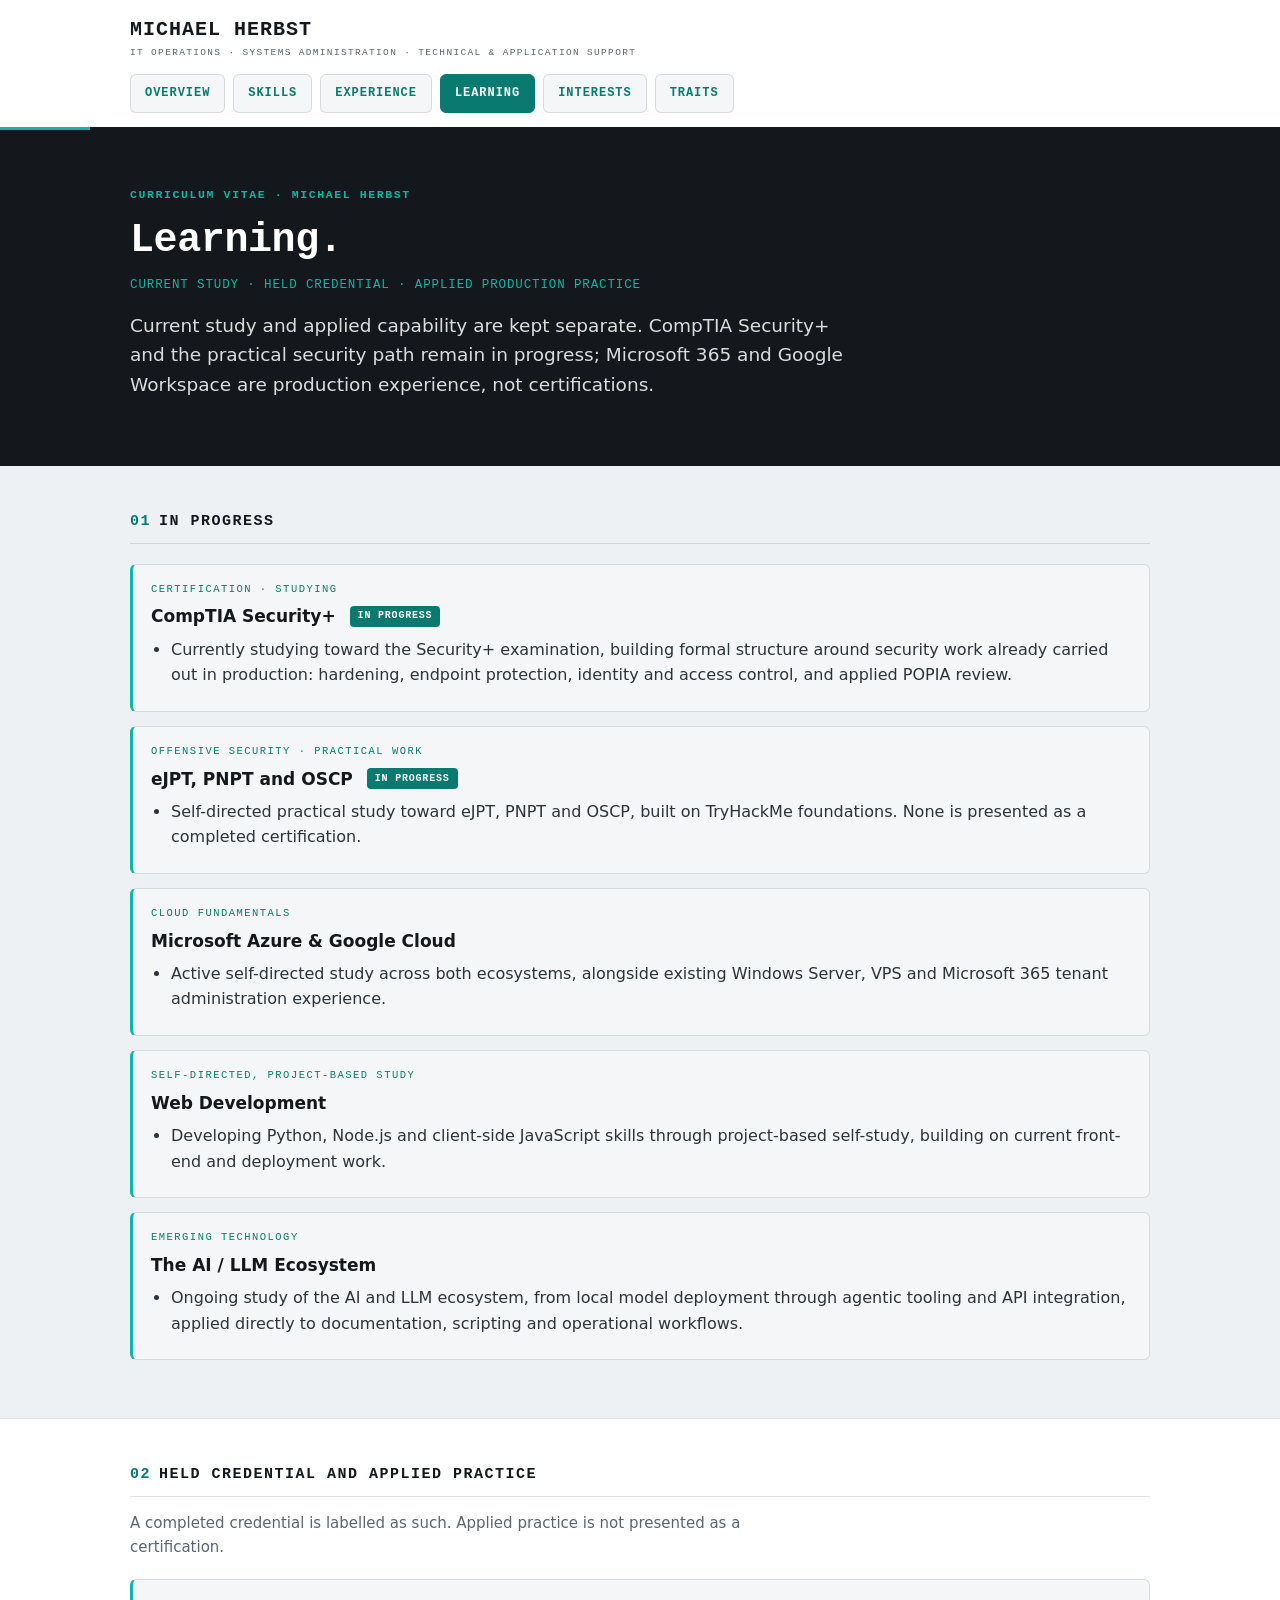
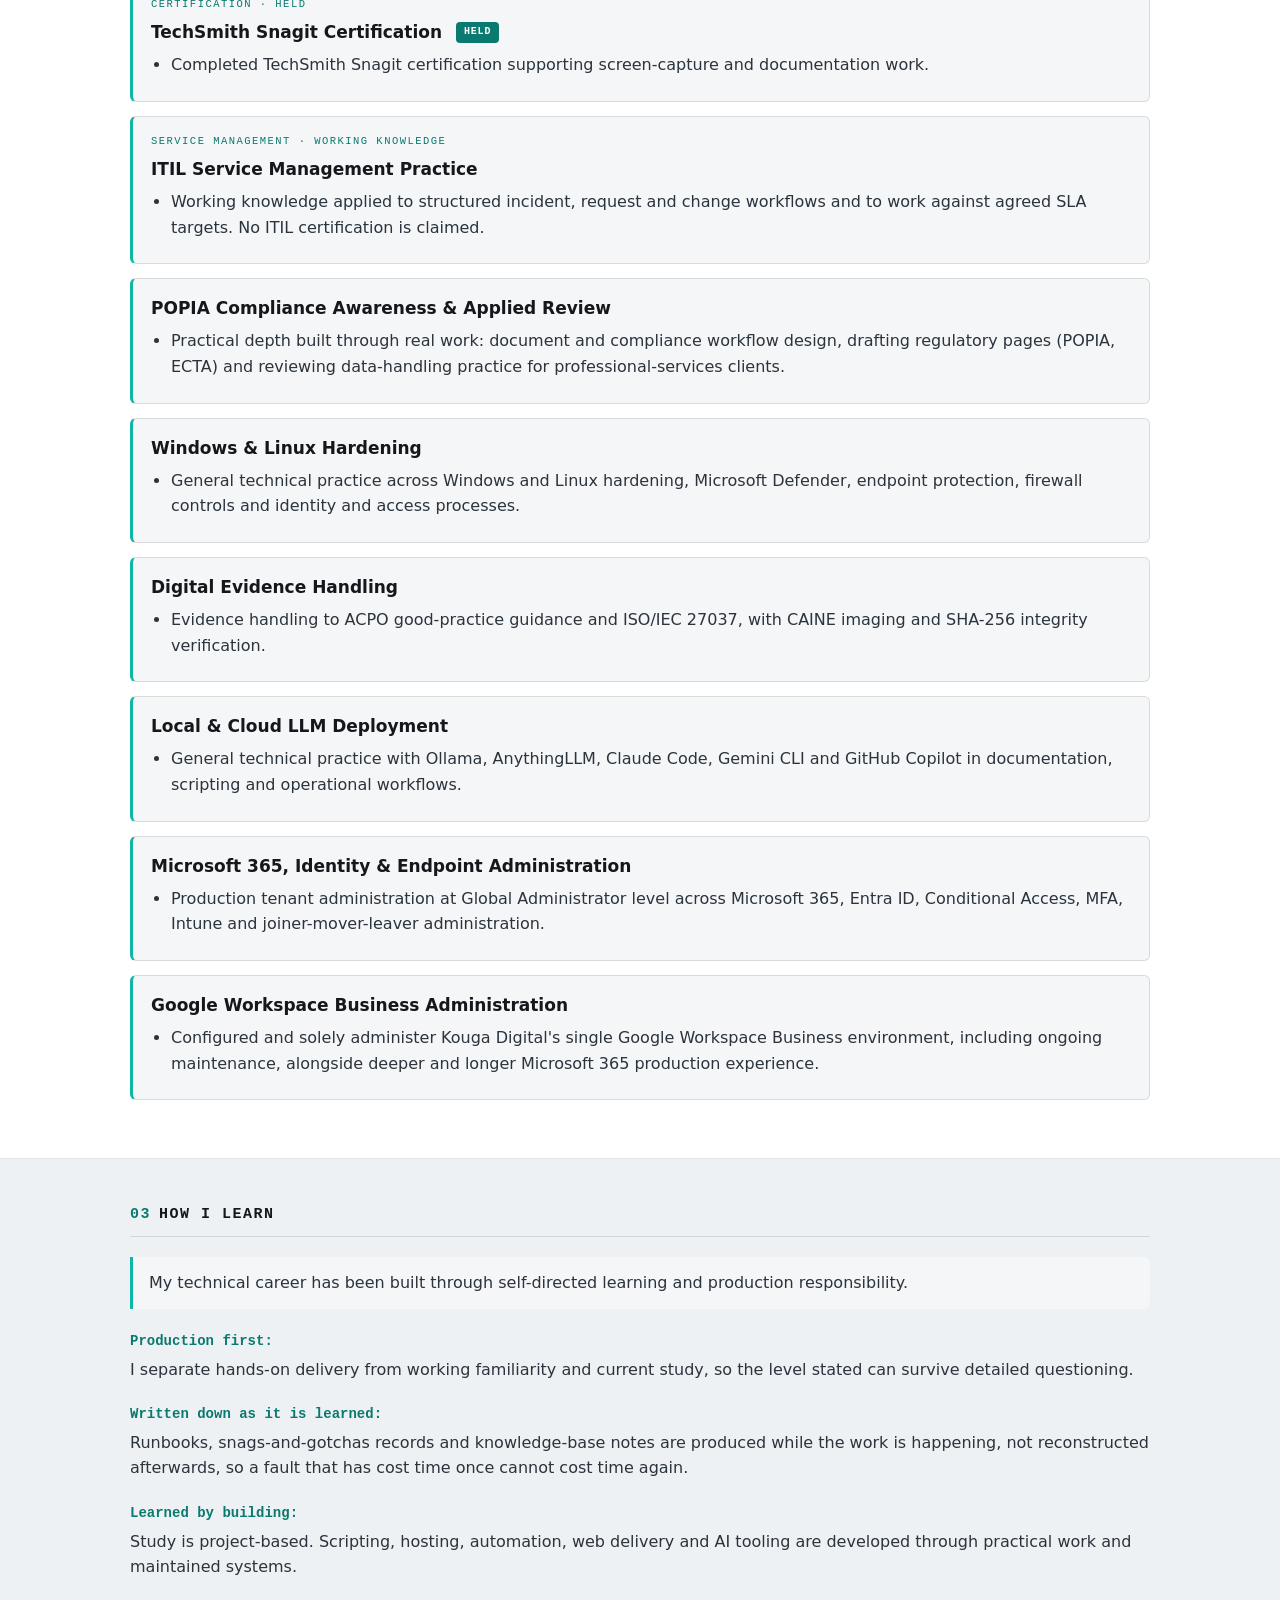
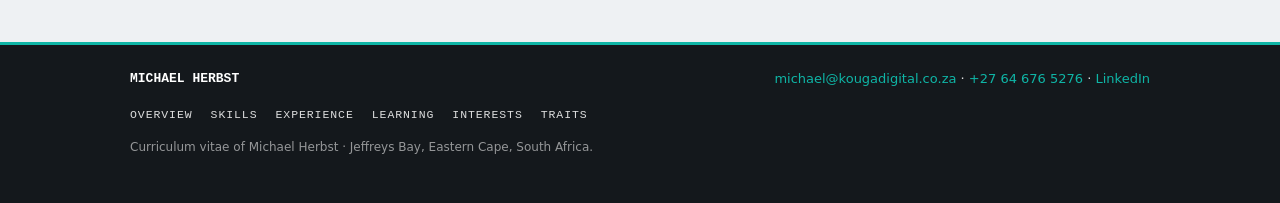
<file: learning.html>
<!DOCTYPE html>
<html lang="en">
<head>
  <meta charset="UTF-8">
  <meta name="viewport" content="width=device-width, initial-scale=1.0">
  <meta http-equiv="Content-Security-Policy" content="default-src 'self'; base-uri 'self'; object-src 'none'; form-action 'none'; img-src 'self' data:; font-src 'self' https://fonts.gstatic.com; style-src 'self' https://fonts.googleapis.com; script-src 'self' 'sha256-7IG9IikIHUfM+sMaCOL533YE0fC4KcMI5Vr/fc/Ddmk='; connect-src 'self' https://fonts.googleapis.com https://fonts.gstatic.com; media-src 'none'; frame-src 'none'; worker-src 'none'; manifest-src 'self'; upgrade-insecure-requests">
  <title>Learning &middot; Michael Herbst</title>
  <meta name="description" content="Michael Herbst's current professional development: CompTIA Security+ in progress, practical security study, Azure, Google Cloud, web development and AI tooling, with held credentials clearly separated.">
  <meta name="theme-color" content="#0a7a70">
  <link rel="canonical" href="https://michael-herbst-za.github.io/learning.html">
  <link rel="icon" type="image/svg+xml" href="assets/favicon.svg">
  <link rel="manifest" href="/site.webmanifest">
  <meta property="og:type" content="article">
  <meta property="og:site_name" content="Michael Herbst &middot; Curriculum Vitae">
  <meta property="og:title" content="Learning &middot; Michael Herbst">
  <meta property="og:description" content="CompTIA Security+ in progress, practical study toward eJPT, PNPT and OSCP, cloud and development learning, plus applied Microsoft 365 and Google Workspace experience.">
  <meta property="og:url" content="https://michael-herbst-za.github.io/learning.html">
  <meta property="og:locale" content="en_ZA">
  <meta property="og:image" content="https://michael-herbst-za.github.io/assets/og.png">
  <meta property="og:image:width" content="1200">
  <meta property="og:image:height" content="630">
  <meta property="og:image:alt" content="Michael Herbst, IT operations and systems administrator. More than six years of sole technical ownership across 270+ offices.">
  <meta name="twitter:image" content="https://michael-herbst-za.github.io/assets/og.png">
  <meta name="twitter:card" content="summary_large_image">
  <link rel="preconnect" href="https://fonts.googleapis.com">
  <link rel="preconnect" href="https://fonts.gstatic.com" crossorigin>
  <link href="https://fonts.googleapis.com/css2?family=IBM+Plex+Mono:wght@400;500;600;700&family=IBM+Plex+Sans:wght@400;500;600;700&display=swap" rel="stylesheet">
  <link rel="stylesheet" href="assets/style.css">
</head>
<body>
  <a class="skip-link" href="#main">Skip to content</a>

  <header class="site-header">
    <div class="wrap">
      <div class="header-inner">
        <div class="brand">
          <div>
            <div class="wordmark">MICHAEL HERBST</div>
            <div class="descriptor">IT Operations &middot; Systems Administration &middot; Technical &amp; Application Support</div>
          </div>
        </div>
        <nav class="nav-row" aria-label="CV sections">
          <a class="nav-btn" href="index.html">Overview</a>
          <a class="nav-btn" href="skills.html">Skills</a>
          <a class="nav-btn" href="experience.html">Experience</a>
          <a class="nav-btn active" href="learning.html" aria-current="page">Learning</a>
          <a class="nav-btn" href="interests.html">Interests</a>
          <a class="nav-btn" href="traits.html">Traits</a>
        </nav>
      </div>
    </div>
  </header>
  <div class="brand-stripe"></div>

  <section class="hero">
    <div class="wrap">
      <p class="kicker">Curriculum Vitae &middot; Michael Herbst</p>
      <h1>Learning.</h1>
      <p class="hero-strap">Current study &middot; held credential &middot; applied production practice</p>
      <p class="lede">
        Current study and applied capability are kept separate. CompTIA Security+ and the practical
        security path remain in progress; Microsoft 365 and Google Workspace are production
        experience, not certifications.
      </p>
    </div>
  </section>

  <main id="main">

    <section class="section" aria-labelledby="in-progress-heading">
      <div class="wrap">
        <h2 id="in-progress-heading"><span class="section-number">01</span> In Progress</h2>

        <article class="card">
          <p class="card-meta">Certification &middot; Studying</p>
          <h3>CompTIA Security+ <span class="badge">In progress</span></h3>
          <ul>
            <li>Currently studying toward the Security+ examination, building formal structure around security work already carried out in production: hardening, endpoint protection, identity and access control, and applied POPIA review.</li>
          </ul>
        </article>

        <article class="card">
          <p class="card-meta">Offensive security &middot; Practical work</p>
          <h3>eJPT, PNPT and OSCP <span class="badge">In progress</span></h3>
          <ul>
            <li>Self-directed practical study toward eJPT, PNPT and OSCP, built on TryHackMe foundations. None is presented as a completed certification.</li>
          </ul>
        </article>

        <article class="card">
          <p class="card-meta">Cloud fundamentals</p>
          <h3>Microsoft Azure &amp; Google Cloud</h3>
          <ul>
            <li>Active self-directed study across both ecosystems, alongside existing Windows Server, VPS and Microsoft 365 tenant administration experience.</li>
          </ul>
        </article>

        <article class="card">
          <p class="card-meta">Self-directed, project-based study</p>
          <h3>Web Development</h3>
          <ul>
            <li>Developing Python, Node.js and client-side JavaScript skills through project-based self-study, building on current front-end and deployment work.</li>
          </ul>
        </article>

        <article class="card">
          <p class="card-meta">Emerging technology</p>
          <h3>The AI / LLM Ecosystem</h3>
          <ul>
            <li>Ongoing study of the AI and LLM ecosystem, from local model deployment through agentic tooling and API integration, applied directly to documentation, scripting and operational workflows.</li>
          </ul>
        </article>
      </div>
    </section>

    <section class="section alt" aria-labelledby="applied-heading">
      <div class="wrap">
        <h2 id="applied-heading"><span class="section-number">02</span> Held Credential and Applied Practice</h2>
        <p class="section-intro">A completed credential is labelled as such. Applied practice is not presented as a certification.</p>

        <article class="card">
          <p class="card-meta">Certification &middot; Held</p>
          <h3>TechSmith Snagit Certification <span class="badge">Held</span></h3>
          <ul>
            <li>Completed TechSmith Snagit certification supporting screen-capture and documentation work.</li>
          </ul>
        </article>

        <article class="card">
          <p class="card-meta">Service management &middot; Working knowledge</p>
          <h3>ITIL Service Management Practice</h3>
          <ul>
            <li>Working knowledge applied to structured incident, request and change workflows and to work against agreed SLA targets. No ITIL certification is claimed.</li>
          </ul>
        </article>

        <article class="card">
          <h3>POPIA Compliance Awareness &amp; Applied Review</h3>
          <ul>
            <li>Practical depth built through real work: document and compliance workflow design, drafting regulatory pages (POPIA, ECTA) and reviewing data-handling practice for professional-services clients.</li>
          </ul>
        </article>

        <article class="card">
          <h3>Windows &amp; Linux Hardening</h3>
          <ul>
            <li>General technical practice across Windows and Linux hardening, Microsoft Defender, endpoint protection, firewall controls and identity and access processes.</li>
          </ul>
        </article>

        <article class="card">
          <h3>Digital Evidence Handling</h3>
          <ul>
            <li>Evidence handling to ACPO good-practice guidance and ISO/IEC 27037, with CAINE imaging and SHA-256 integrity verification.</li>
          </ul>
        </article>

        <article class="card">
          <h3>Local &amp; Cloud LLM Deployment</h3>
          <ul>
            <li>General technical practice with Ollama, AnythingLLM, Claude Code, Gemini CLI and GitHub Copilot in documentation, scripting and operational workflows.</li>
          </ul>
        </article>

        <article class="card">
          <h3>Microsoft 365, Identity &amp; Endpoint Administration</h3>
          <ul>
            <li>Production tenant administration at Global Administrator level across Microsoft 365, Entra ID, Conditional Access, MFA, Intune and joiner-mover-leaver administration.</li>
          </ul>
        </article>

        <article class="card">
          <h3>Google Workspace Business Administration</h3>
          <ul>
            <li>Configured and solely administer Kouga Digital's single Google Workspace Business environment, including ongoing maintenance, alongside deeper and longer Microsoft 365 production experience.</li>
          </ul>
        </article>
      </div>
    </section>

    <section class="section" aria-labelledby="how-heading">
      <div class="wrap">
        <h2 id="how-heading"><span class="section-number">03</span> How I Learn</h2>

        <div class="callout">
          <p>My technical career has been built through self-directed learning and production responsibility.</p>
        </div>

        <div class="item-row">
          <span class="item-label">Production first:</span>
          <p>I separate hands-on delivery from working familiarity and current study, so the level stated can survive detailed questioning.</p>
        </div>

        <div class="item-row">
          <span class="item-label">Written down as it is learned:</span>
          <p>Runbooks, snags-and-gotchas records and knowledge-base notes are produced while the work is happening, not reconstructed afterwards, so a fault that has cost time once cannot cost time again.</p>
        </div>

        <div class="item-row">
          <span class="item-label">Learned by building:</span>
          <p>Study is project-based. Scripting, hosting, automation, web delivery and AI tooling are developed through practical work and maintained systems.</p>
        </div>
      </div>
    </section>

  </main>

  <footer class="site-footer">
    <div class="wrap">
      <div class="footer-row">
        <span class="footer-brand">MICHAEL HERBST</span>
        <span class="footer-contact"><a href="mailto:michael@kougadigital.co.za">michael@kougadigital.co.za</a> &middot; <a href="tel:+27646765276">+27&nbsp;64&nbsp;676&nbsp;5276</a> &middot; <a href="https://linkedin.com/in/michael-herbst-za">LinkedIn</a></span>
      </div>
      <nav class="footer-nav" aria-label="Footer">
        <a href="index.html">Overview</a>
        <a href="skills.html">Skills</a>
        <a href="experience.html">Experience</a>
        <a href="learning.html">Learning</a>
        <a href="interests.html">Interests</a>
        <a href="traits.html">Traits</a>
      </nav>
      <p class="footer-note">Curriculum vitae of Michael Herbst &middot; Jeffreys Bay, Eastern Cape, South Africa.</p>
    </div>
  </footer>
</body>
</html>
</file>
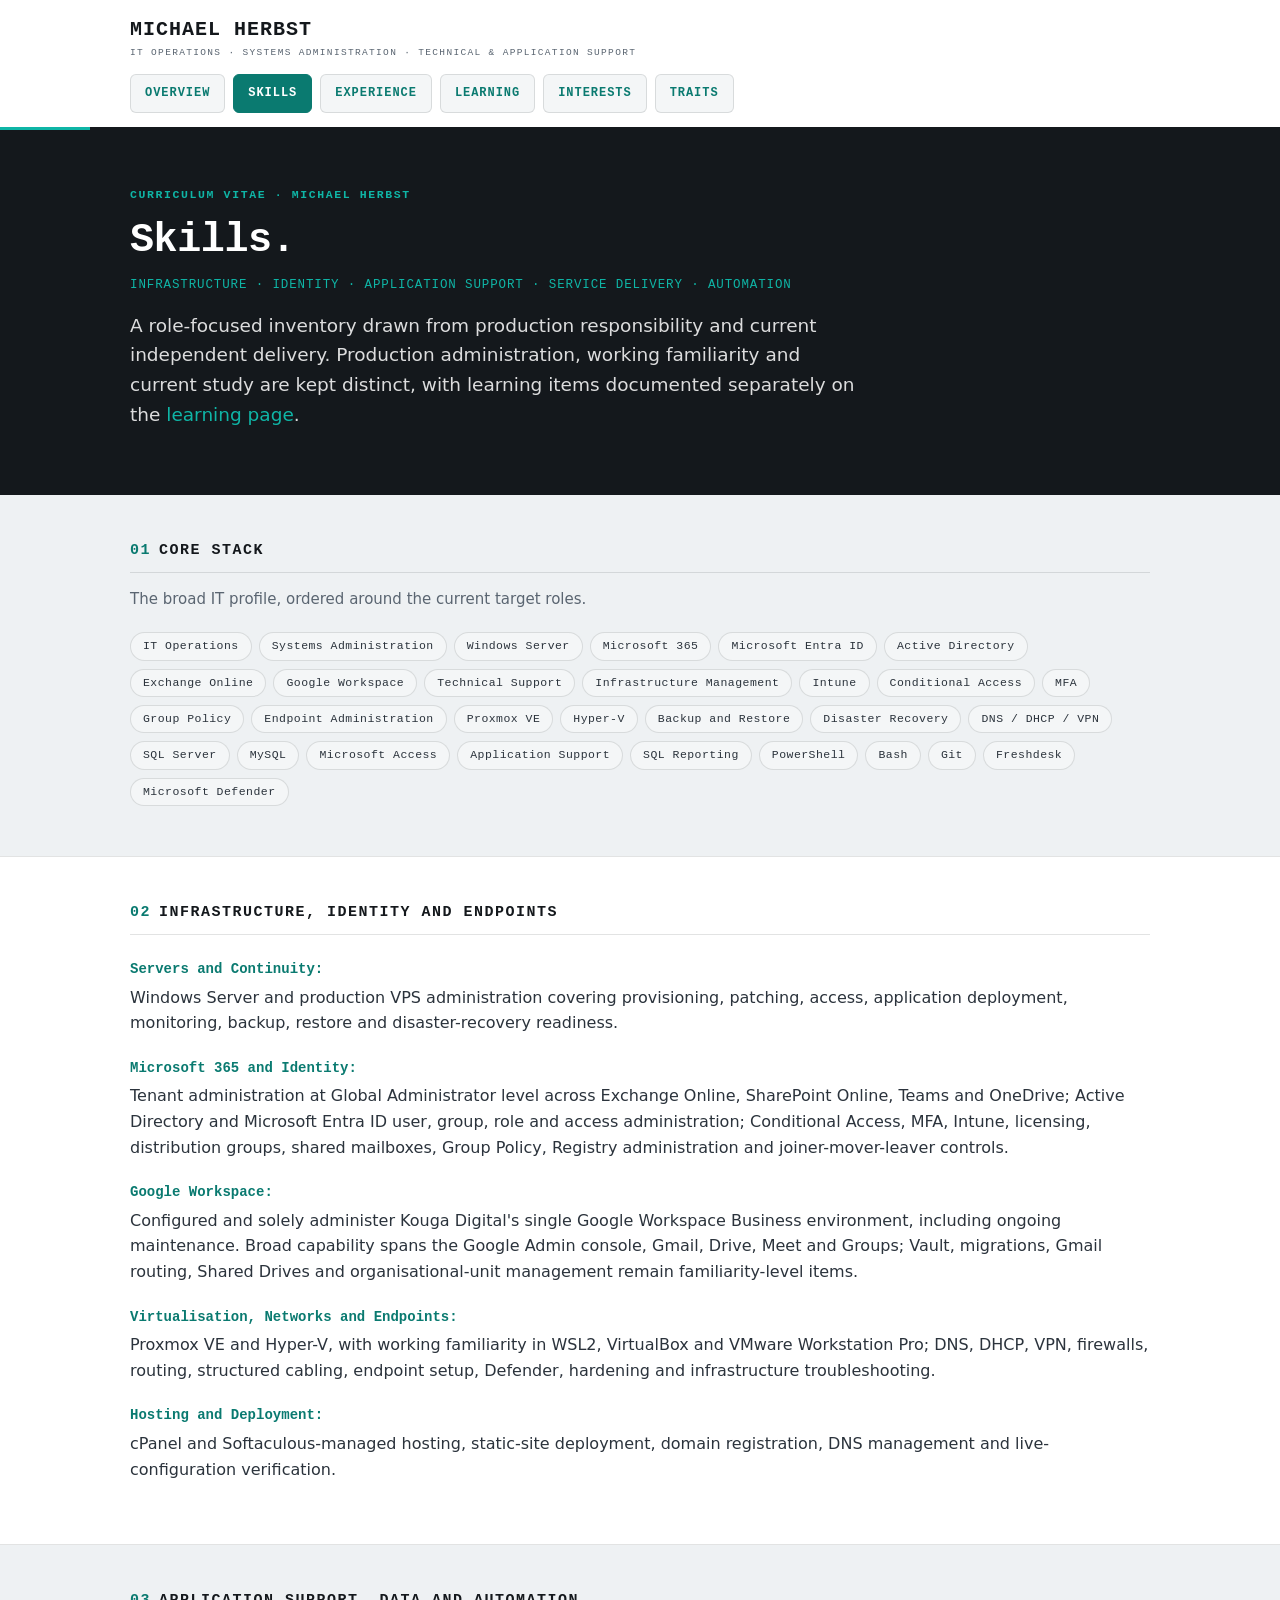
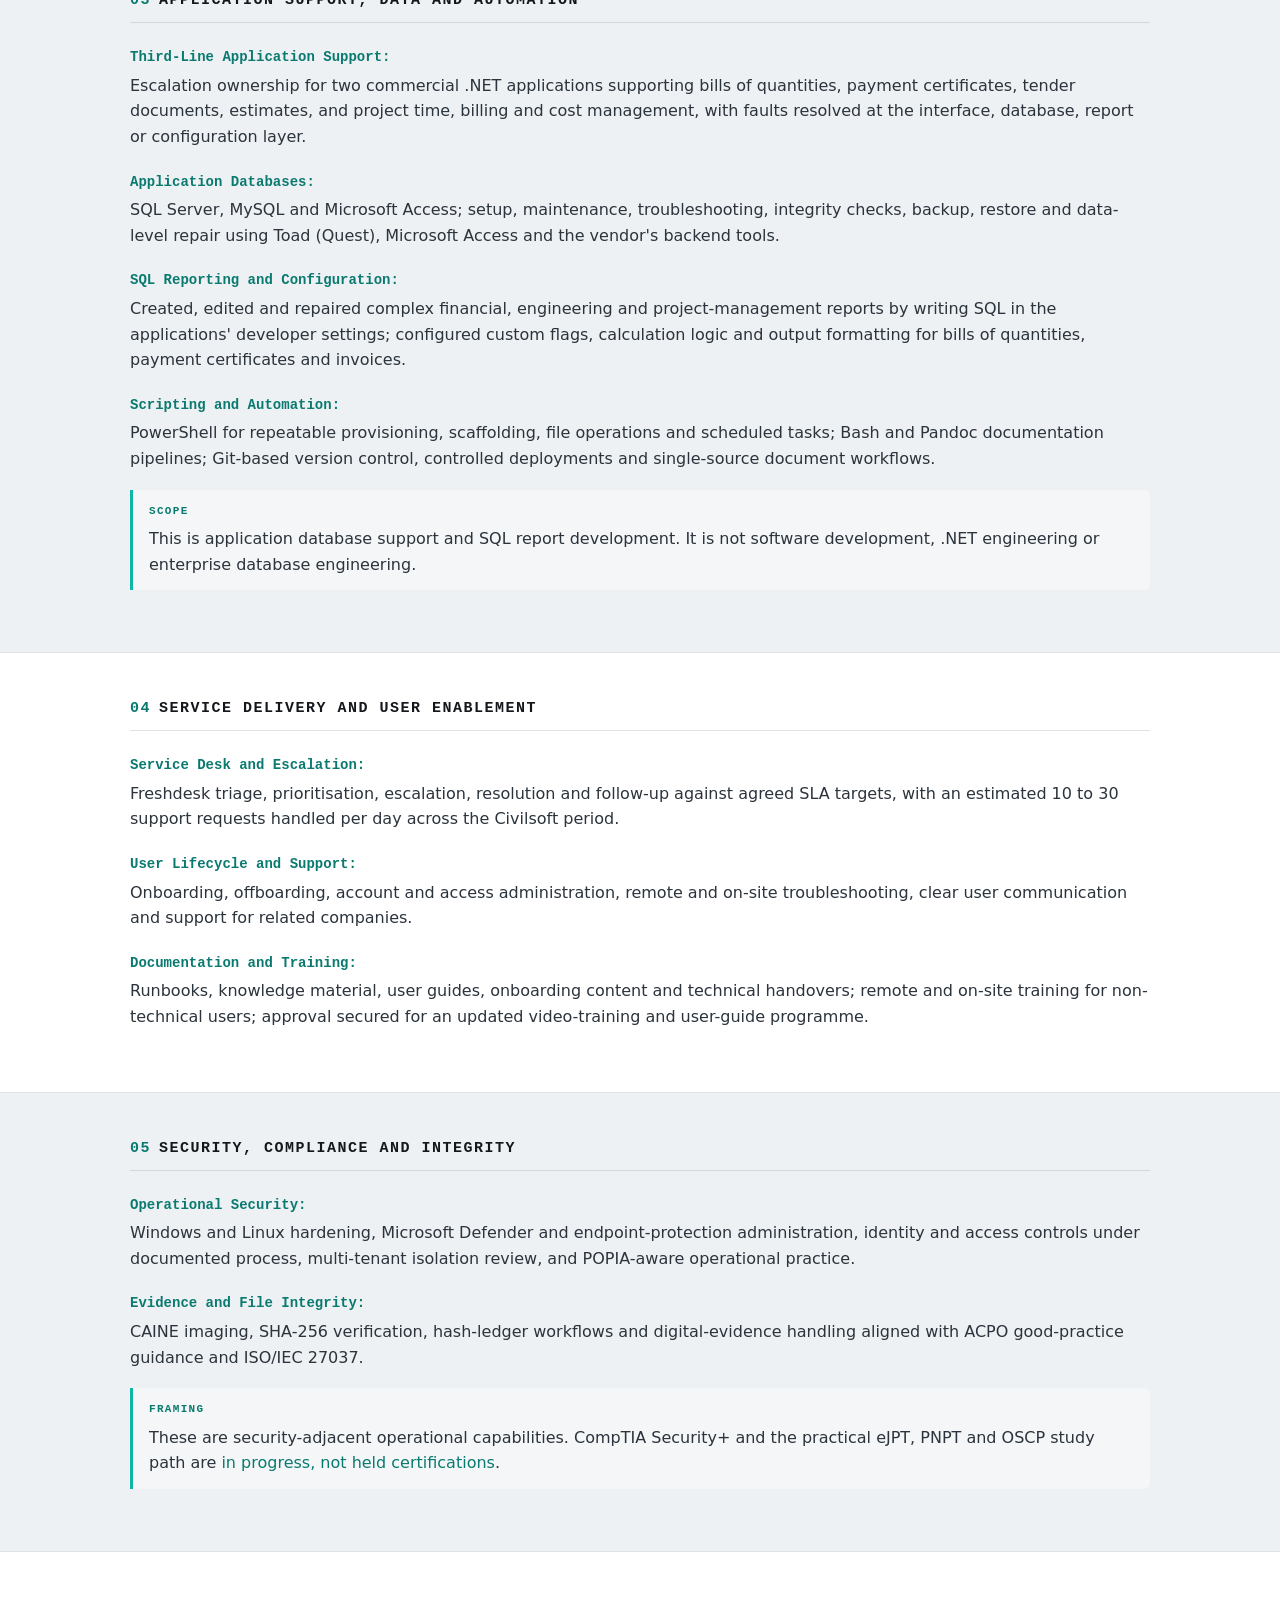
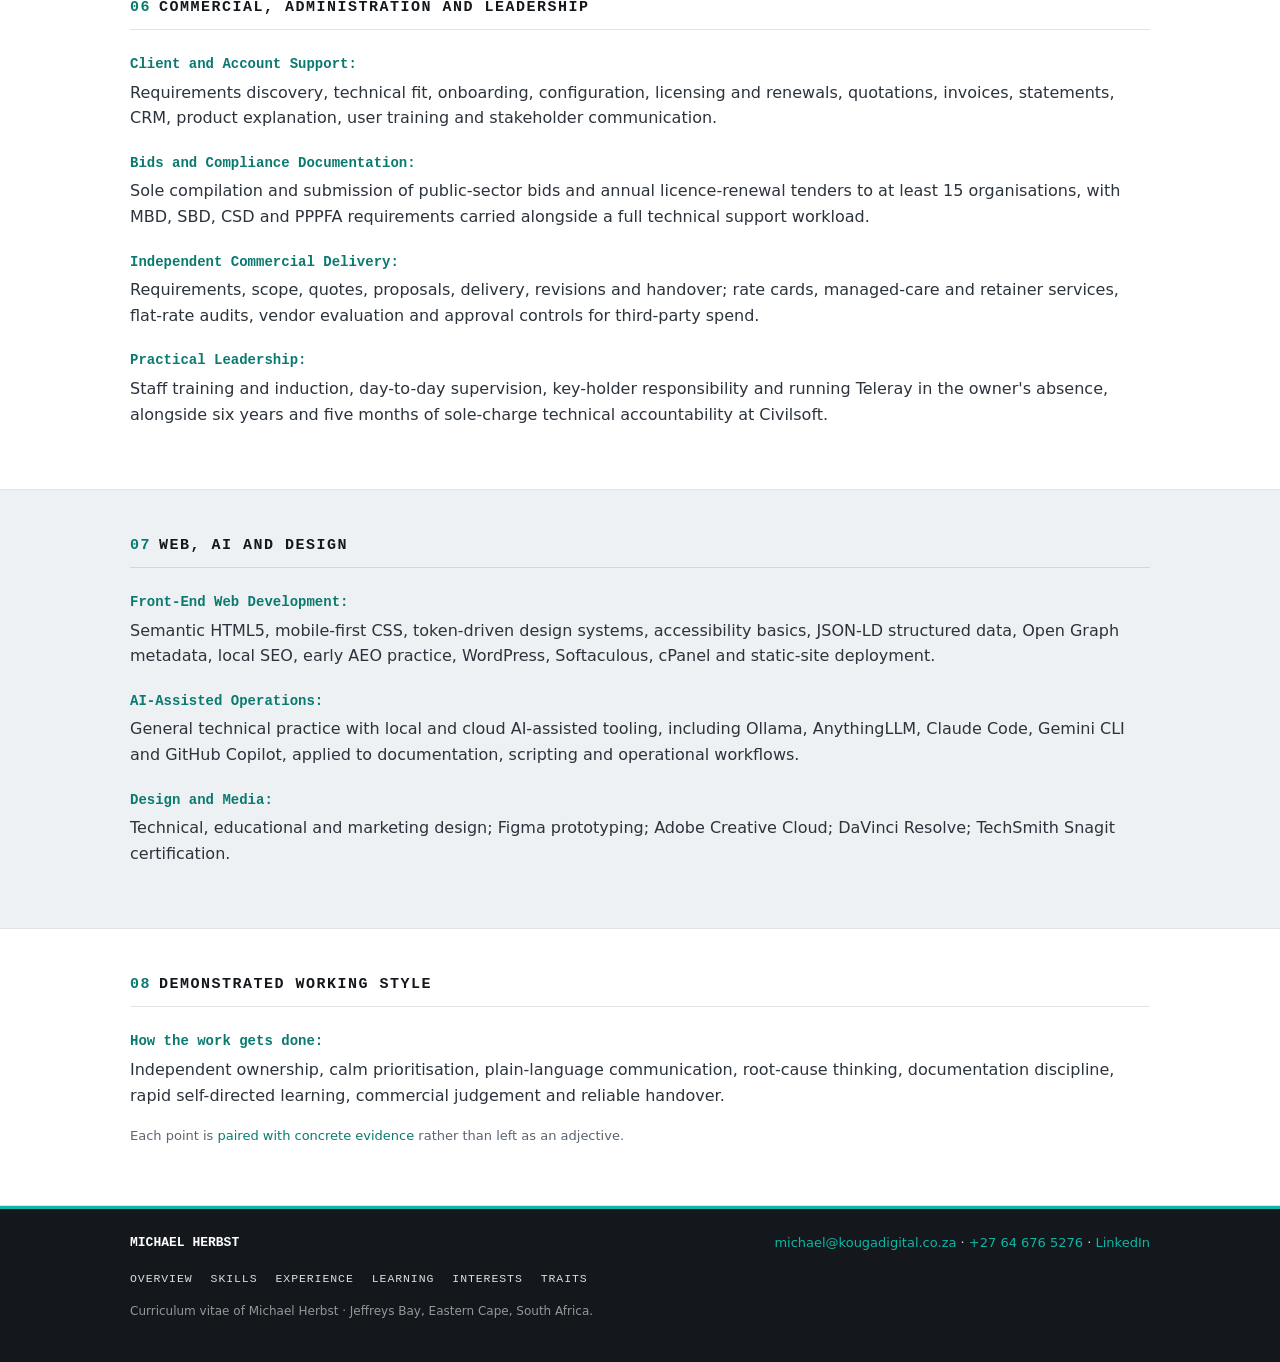
<file: skills.html>
<!DOCTYPE html>
<html lang="en">
<head>
  <meta charset="UTF-8">
  <meta name="viewport" content="width=device-width, initial-scale=1.0">
  <meta http-equiv="Content-Security-Policy" content="default-src 'self'; base-uri 'self'; object-src 'none'; form-action 'none'; img-src 'self' data:; font-src 'self' https://fonts.gstatic.com; style-src 'self' https://fonts.googleapis.com; script-src 'self' 'sha256-7IG9IikIHUfM+sMaCOL533YE0fC4KcMI5Vr/fc/Ddmk='; connect-src 'self' https://fonts.googleapis.com https://fonts.gstatic.com; media-src 'none'; frame-src 'none'; worker-src 'none'; manifest-src 'self'; upgrade-insecure-requests">
  <title>Skills &middot; Michael Herbst</title>
  <meta name="description" content="Skills of Michael Herbst across IT operations, Windows Server, Microsoft 365, Entra ID, Google Workspace, application support, SQL Server, MySQL, service delivery and automation.">
  <meta name="theme-color" content="#0a7a70">
  <link rel="canonical" href="https://michael-herbst-za.github.io/skills.html">
  <link rel="icon" type="image/svg+xml" href="assets/favicon.svg">
  <link rel="manifest" href="/site.webmanifest">
  <meta property="og:type" content="article">
  <meta property="og:site_name" content="Michael Herbst &middot; Curriculum Vitae">
  <meta property="og:title" content="Skills &middot; Michael Herbst">
  <meta property="og:description" content="A role-focused inventory spanning infrastructure, identity, application support, databases, SQL reporting, service delivery, automation and commercial operations.">
  <meta property="og:url" content="https://michael-herbst-za.github.io/skills.html">
  <meta property="og:locale" content="en_ZA">
  <meta property="og:image" content="https://michael-herbst-za.github.io/assets/og.png">
  <meta property="og:image:width" content="1200">
  <meta property="og:image:height" content="630">
  <meta property="og:image:alt" content="Michael Herbst, IT operations and systems administrator. More than six years of sole technical ownership across 270+ offices.">
  <meta name="twitter:image" content="https://michael-herbst-za.github.io/assets/og.png">
  <meta name="twitter:card" content="summary_large_image">
  <link rel="preconnect" href="https://fonts.googleapis.com">
  <link rel="preconnect" href="https://fonts.gstatic.com" crossorigin>
  <link href="https://fonts.googleapis.com/css2?family=IBM+Plex+Mono:wght@400;500;600;700&family=IBM+Plex+Sans:wght@400;500;600;700&display=swap" rel="stylesheet">
  <link rel="stylesheet" href="assets/style.css">
</head>
<body>
  <a class="skip-link" href="#main">Skip to content</a>

  <header class="site-header">
    <div class="wrap">
      <div class="header-inner">
        <div class="brand">
          <div>
            <div class="wordmark">MICHAEL HERBST</div>
            <div class="descriptor">IT Operations &middot; Systems Administration &middot; Technical &amp; Application Support</div>
          </div>
        </div>
        <nav class="nav-row" aria-label="CV sections">
          <a class="nav-btn" href="index.html">Overview</a>
          <a class="nav-btn active" href="skills.html" aria-current="page">Skills</a>
          <a class="nav-btn" href="experience.html">Experience</a>
          <a class="nav-btn" href="learning.html">Learning</a>
          <a class="nav-btn" href="interests.html">Interests</a>
          <a class="nav-btn" href="traits.html">Traits</a>
        </nav>
      </div>
    </div>
  </header>
  <div class="brand-stripe"></div>

  <section class="hero">
    <div class="wrap">
      <p class="kicker">Curriculum Vitae &middot; Michael Herbst</p>
      <h1>Skills.</h1>
      <p class="hero-strap">Infrastructure &middot; identity &middot; application support &middot; service delivery &middot; automation</p>
      <p class="lede">
        A role-focused inventory drawn from production responsibility and current independent
        delivery. Production administration, working familiarity and current study are kept
        distinct, with learning items documented separately on the
        <a href="learning.html">learning page</a>.
      </p>
    </div>
  </section>

  <main id="main">

    <section class="section" aria-labelledby="stack-heading">
      <div class="wrap">
        <h2 id="stack-heading"><span class="section-number">01</span> Core Stack</h2>
        <p class="section-intro">The broad IT profile, ordered around the current target roles.</p>
        <ul class="tag-list">
          <li><span class="tag">IT Operations</span></li>
          <li><span class="tag">Systems Administration</span></li>
          <li><span class="tag">Windows Server</span></li>
          <li><span class="tag">Microsoft 365</span></li>
          <li><span class="tag">Microsoft Entra ID</span></li>
          <li><span class="tag">Active Directory</span></li>
          <li><span class="tag">Exchange Online</span></li>
          <li><span class="tag">Google Workspace</span></li>
          <li><span class="tag">Technical Support</span></li>
          <li><span class="tag">Infrastructure Management</span></li>
          <li><span class="tag">Intune</span></li>
          <li><span class="tag">Conditional Access</span></li>
          <li><span class="tag">MFA</span></li>
          <li><span class="tag">Group Policy</span></li>
          <li><span class="tag">Endpoint Administration</span></li>
          <li><span class="tag">Proxmox VE</span></li>
          <li><span class="tag">Hyper-V</span></li>
          <li><span class="tag">Backup and Restore</span></li>
          <li><span class="tag">Disaster Recovery</span></li>
          <li><span class="tag">DNS / DHCP / VPN</span></li>
          <li><span class="tag">SQL Server</span></li>
          <li><span class="tag">MySQL</span></li>
          <li><span class="tag">Microsoft Access</span></li>
          <li><span class="tag">Application Support</span></li>
          <li><span class="tag">SQL Reporting</span></li>
          <li><span class="tag">PowerShell</span></li>
          <li><span class="tag">Bash</span></li>
          <li><span class="tag">Git</span></li>
          <li><span class="tag">Freshdesk</span></li>
          <li><span class="tag">Microsoft Defender</span></li>
        </ul>
      </div>
    </section>

    <section class="section alt" aria-labelledby="infra-heading">
      <div class="wrap">
        <h2 id="infra-heading"><span class="section-number">02</span> Infrastructure, Identity and Endpoints</h2>

        <div class="item-row">
          <span class="item-label">Servers and Continuity:</span>
          <p>Windows Server and production VPS administration covering provisioning, patching, access, application deployment, monitoring, backup, restore and disaster-recovery readiness.</p>
        </div>

        <div class="item-row">
          <span class="item-label">Microsoft 365 and Identity:</span>
          <p>Tenant administration at Global Administrator level across Exchange Online, SharePoint Online, Teams and OneDrive; Active Directory and Microsoft Entra ID user, group, role and access administration; Conditional Access, MFA, Intune, licensing, distribution groups, shared mailboxes, Group Policy, Registry administration and joiner-mover-leaver controls.</p>
        </div>

        <div class="item-row">
          <span class="item-label">Google Workspace:</span>
          <p>Configured and solely administer Kouga Digital's single Google Workspace Business environment, including ongoing maintenance. Broad capability spans the Google Admin console, Gmail, Drive, Meet and Groups; Vault, migrations, Gmail routing, Shared Drives and organisational-unit management remain familiarity-level items.</p>
        </div>

        <div class="item-row">
          <span class="item-label">Virtualisation, Networks and Endpoints:</span>
          <p>Proxmox VE and Hyper-V, with working familiarity in WSL2, VirtualBox and VMware Workstation Pro; DNS, DHCP, VPN, firewalls, routing, structured cabling, endpoint setup, Defender, hardening and infrastructure troubleshooting.</p>
        </div>

        <div class="item-row">
          <span class="item-label">Hosting and Deployment:</span>
          <p>cPanel and Softaculous-managed hosting, static-site deployment, domain registration, DNS management and live-configuration verification.</p>
        </div>
      </div>
    </section>

    <section class="section" aria-labelledby="application-heading">
      <div class="wrap">
        <h2 id="application-heading"><span class="section-number">03</span> Application Support, Data and Automation</h2>

        <div class="item-row">
          <span class="item-label">Third-Line Application Support:</span>
          <p>Escalation ownership for two commercial .NET applications supporting bills of quantities, payment certificates, tender documents, estimates, and project time, billing and cost management, with faults resolved at the interface, database, report or configuration layer.</p>
        </div>

        <div class="item-row">
          <span class="item-label">Application Databases:</span>
          <p>SQL Server, MySQL and Microsoft Access; setup, maintenance, troubleshooting, integrity checks, backup, restore and data-level repair using Toad (Quest), Microsoft Access and the vendor's backend tools.</p>
        </div>

        <div class="item-row">
          <span class="item-label">SQL Reporting and Configuration:</span>
          <p>Created, edited and repaired complex financial, engineering and project-management reports by writing SQL in the applications' developer settings; configured custom flags, calculation logic and output formatting for bills of quantities, payment certificates and invoices.</p>
        </div>

        <div class="item-row">
          <span class="item-label">Scripting and Automation:</span>
          <p>PowerShell for repeatable provisioning, scaffolding, file operations and scheduled tasks; Bash and Pandoc documentation pipelines; Git-based version control, controlled deployments and single-source document workflows.</p>
        </div>

        <div class="callout">
          <span class="callout-title">Scope</span>
          <p>This is application database support and SQL report development. It is not software development, .NET engineering or enterprise database engineering.</p>
        </div>
      </div>
    </section>

    <section class="section alt" aria-labelledby="service-heading">
      <div class="wrap">
        <h2 id="service-heading"><span class="section-number">04</span> Service Delivery and User Enablement</h2>

        <div class="item-row">
          <span class="item-label">Service Desk and Escalation:</span>
          <p>Freshdesk triage, prioritisation, escalation, resolution and follow-up against agreed SLA targets, with an estimated 10 to 30 support requests handled per day across the Civilsoft period.</p>
        </div>

        <div class="item-row">
          <span class="item-label">User Lifecycle and Support:</span>
          <p>Onboarding, offboarding, account and access administration, remote and on-site troubleshooting, clear user communication and support for related companies.</p>
        </div>

        <div class="item-row">
          <span class="item-label">Documentation and Training:</span>
          <p>Runbooks, knowledge material, user guides, onboarding content and technical handovers; remote and on-site training for non-technical users; approval secured for an updated video-training and user-guide programme.</p>
        </div>
      </div>
    </section>

    <section class="section" aria-labelledby="security-heading">
      <div class="wrap">
        <h2 id="security-heading"><span class="section-number">05</span> Security, Compliance and Integrity</h2>

        <div class="item-row">
          <span class="item-label">Operational Security:</span>
          <p>Windows and Linux hardening, Microsoft Defender and endpoint-protection administration, identity and access controls under documented process, multi-tenant isolation review, and POPIA-aware operational practice.</p>
        </div>

        <div class="item-row">
          <span class="item-label">Evidence and File Integrity:</span>
          <p>CAINE imaging, SHA-256 verification, hash-ledger workflows and digital-evidence handling aligned with ACPO good-practice guidance and ISO/IEC 27037.</p>
        </div>

        <div class="callout">
          <span class="callout-title">Framing</span>
          <p>These are security-adjacent operational capabilities. CompTIA Security+ and the practical eJPT, PNPT and OSCP study path are <a href="learning.html">in progress, not held certifications</a>.</p>
        </div>
      </div>
    </section>

    <section class="section alt" aria-labelledby="business-heading">
      <div class="wrap">
        <h2 id="business-heading"><span class="section-number">06</span> Commercial, Administration and Leadership</h2>

        <div class="item-row">
          <span class="item-label">Client and Account Support:</span>
          <p>Requirements discovery, technical fit, onboarding, configuration, licensing and renewals, quotations, invoices, statements, CRM, product explanation, user training and stakeholder communication.</p>
        </div>

        <div class="item-row">
          <span class="item-label">Bids and Compliance Documentation:</span>
          <p>Sole compilation and submission of public-sector bids and annual licence-renewal tenders to at least 15 organisations, with MBD, SBD, CSD and PPPFA requirements carried alongside a full technical support workload.</p>
        </div>

        <div class="item-row">
          <span class="item-label">Independent Commercial Delivery:</span>
          <p>Requirements, scope, quotes, proposals, delivery, revisions and handover; rate cards, managed-care and retainer services, flat-rate audits, vendor evaluation and approval controls for third-party spend.</p>
        </div>

        <div class="item-row">
          <span class="item-label">Practical Leadership:</span>
          <p>Staff training and induction, day-to-day supervision, key-holder responsibility and running Teleray in the owner's absence, alongside six years and five months of sole-charge technical accountability at Civilsoft.</p>
        </div>
      </div>
    </section>

    <section class="section" aria-labelledby="web-heading">
      <div class="wrap">
        <h2 id="web-heading"><span class="section-number">07</span> Web, AI and Design</h2>

        <div class="item-row">
          <span class="item-label">Front-End Web Development:</span>
          <p>Semantic HTML5, mobile-first CSS, token-driven design systems, accessibility basics, JSON-LD structured data, Open Graph metadata, local SEO, early AEO practice, WordPress, Softaculous, cPanel and static-site deployment.</p>
        </div>

        <div class="item-row">
          <span class="item-label">AI-Assisted Operations:</span>
          <p>General technical practice with local and cloud AI-assisted tooling, including Ollama, AnythingLLM, Claude Code, Gemini CLI and GitHub Copilot, applied to documentation, scripting and operational workflows.</p>
        </div>

        <div class="item-row">
          <span class="item-label">Design and Media:</span>
          <p>Technical, educational and marketing design; Figma prototyping; Adobe Creative Cloud; DaVinci Resolve; TechSmith Snagit certification.</p>
        </div>
      </div>
    </section>

    <section class="section alt" aria-labelledby="soft-heading">
      <div class="wrap">
        <h2 id="soft-heading"><span class="section-number">08</span> Demonstrated Working Style</h2>

        <div class="item-row">
          <span class="item-label">How the work gets done:</span>
          <p>Independent ownership, calm prioritisation, plain-language communication, root-cause thinking, documentation discipline, rapid self-directed learning, commercial judgement and reliable handover.</p>
        </div>

        <p class="fine">Each point is <a href="traits.html">paired with concrete evidence</a> rather than left as an adjective.</p>
      </div>
    </section>

  </main>

  <footer class="site-footer">
    <div class="wrap">
      <div class="footer-row">
        <span class="footer-brand">MICHAEL HERBST</span>
        <span class="footer-contact"><a href="mailto:michael@kougadigital.co.za">michael@kougadigital.co.za</a> &middot; <a href="tel:+27646765276">+27&nbsp;64&nbsp;676&nbsp;5276</a> &middot; <a href="https://linkedin.com/in/michael-herbst-za">LinkedIn</a></span>
      </div>
      <nav class="footer-nav" aria-label="Footer">
        <a href="index.html">Overview</a>
        <a href="skills.html">Skills</a>
        <a href="experience.html">Experience</a>
        <a href="learning.html">Learning</a>
        <a href="interests.html">Interests</a>
        <a href="traits.html">Traits</a>
      </nav>
      <p class="footer-note">Curriculum vitae of Michael Herbst &middot; Jeffreys Bay, Eastern Cape, South Africa.</p>
    </div>
  </footer>
</body>
</html>
</file>
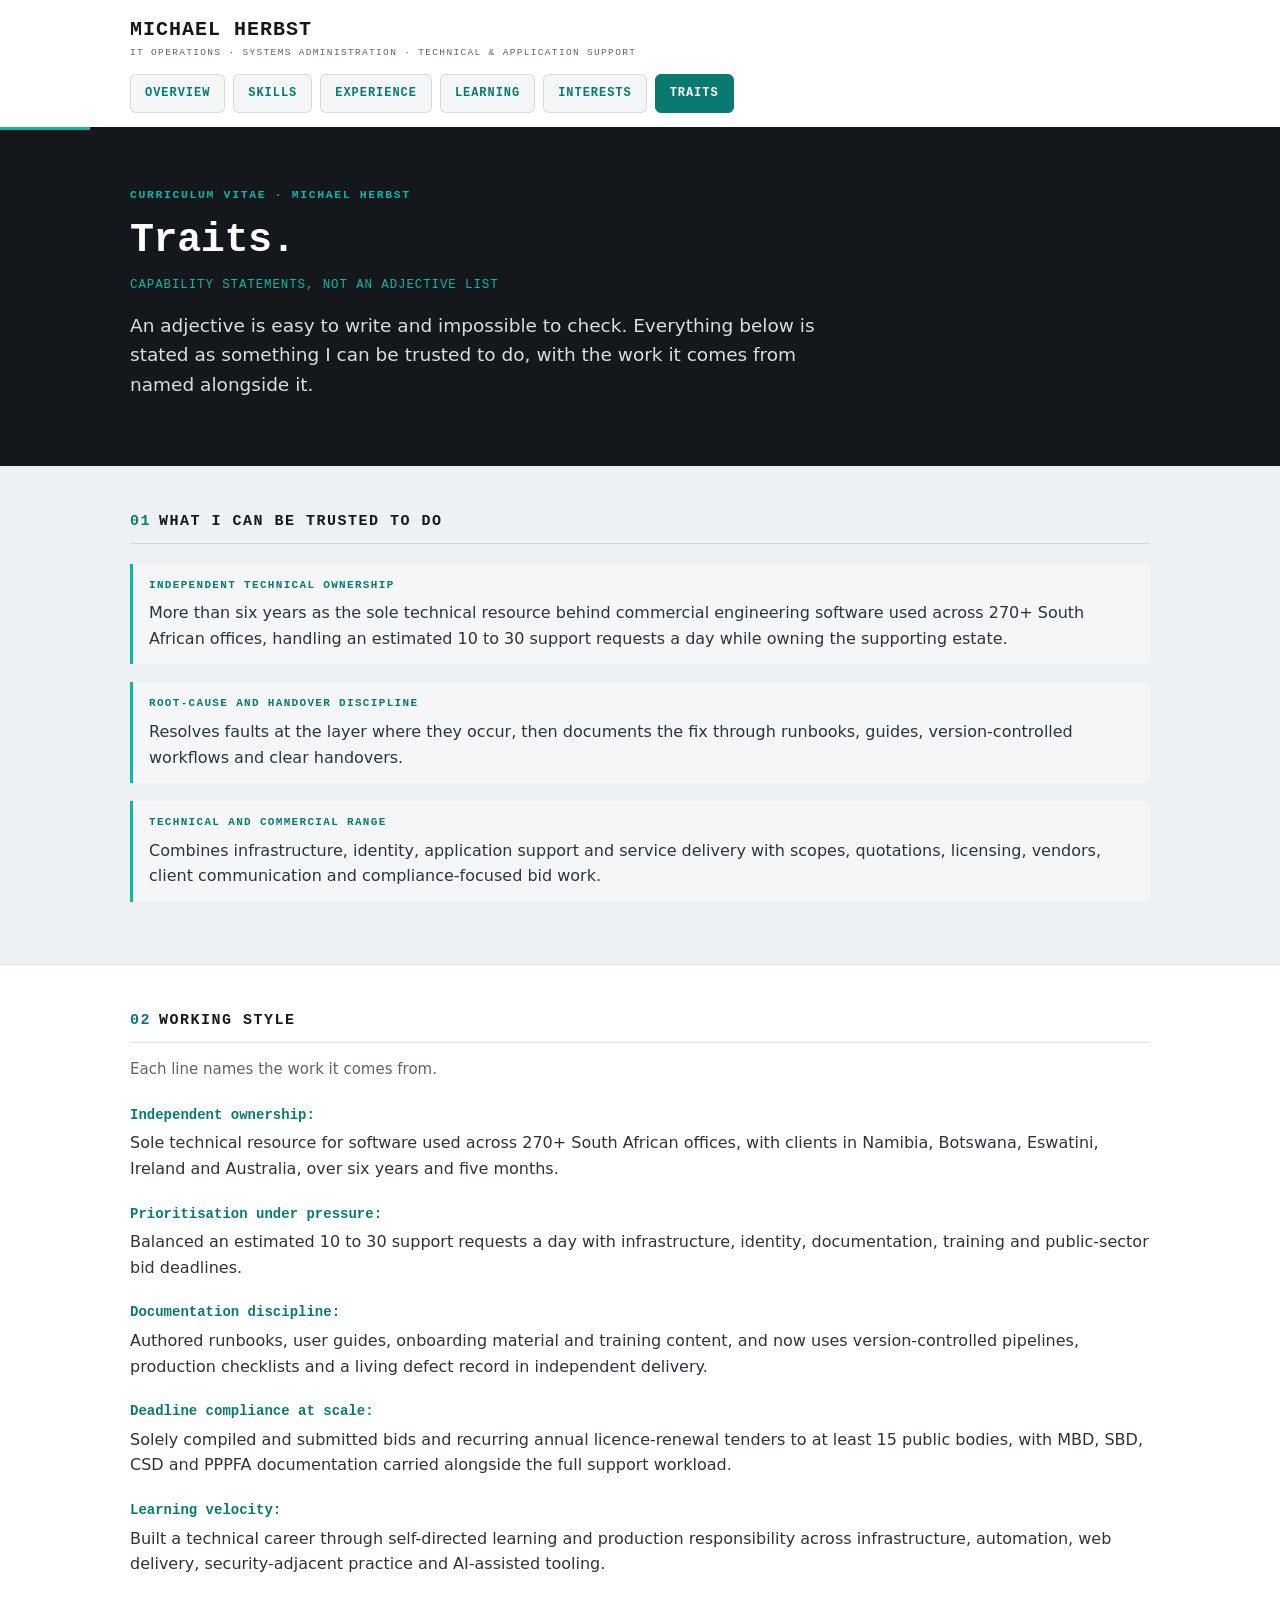
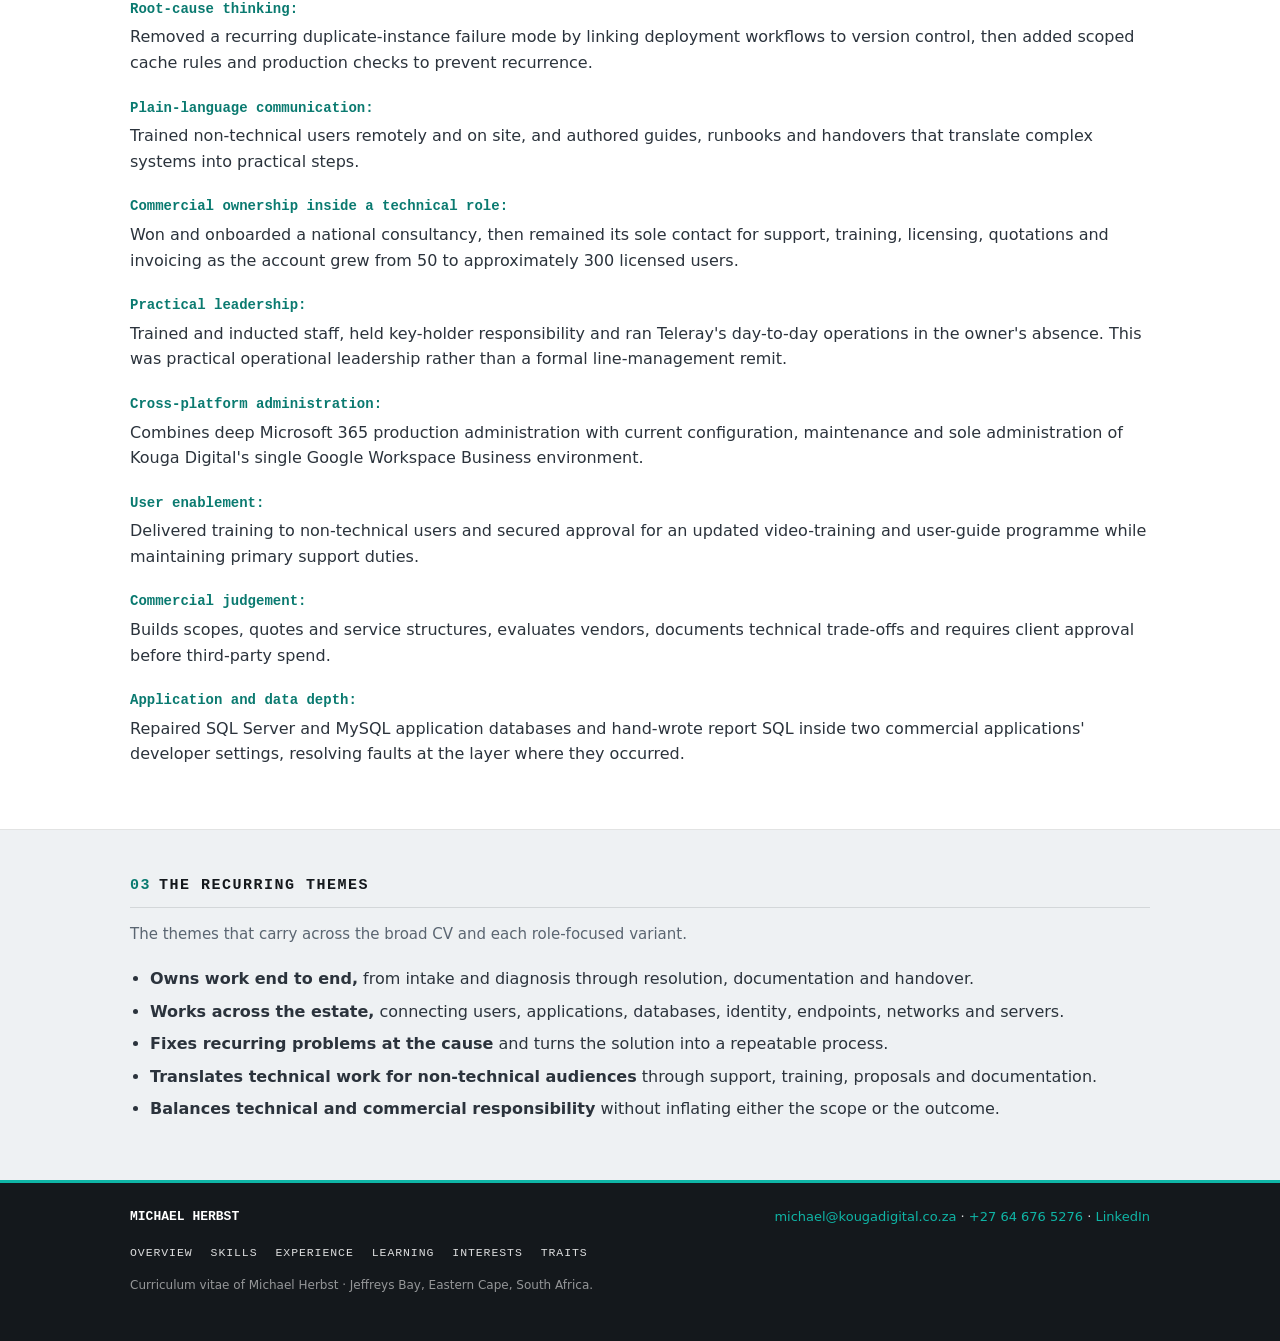
<file: traits.html>
<!DOCTYPE html>
<html lang="en">
<head>
  <meta charset="UTF-8">
  <meta name="viewport" content="width=device-width, initial-scale=1.0">
  <meta http-equiv="Content-Security-Policy" content="default-src 'self'; base-uri 'self'; object-src 'none'; form-action 'none'; img-src 'self' data:; font-src 'self' https://fonts.gstatic.com; style-src 'self' https://fonts.googleapis.com; script-src 'self' 'sha256-7IG9IikIHUfM+sMaCOL533YE0fC4KcMI5Vr/fc/Ddmk='; connect-src 'self' https://fonts.googleapis.com https://fonts.gstatic.com; media-src 'none'; frame-src 'none'; worker-src 'none'; manifest-src 'self'; upgrade-insecure-requests">
  <title>Traits &middot; Michael Herbst</title>
  <meta name="description" content="How Michael Herbst works, with evidence for independent ownership, prioritisation, plain-language support, root-cause troubleshooting, documentation, commercial judgement and practical leadership.">
  <meta name="theme-color" content="#0a7a70">
  <link rel="canonical" href="https://michael-herbst-za.github.io/traits.html">
  <link rel="icon" type="image/svg+xml" href="assets/favicon.svg">
  <link rel="manifest" href="/site.webmanifest">
  <meta property="og:type" content="article">
  <meta property="og:site_name" content="Michael Herbst &middot; Curriculum Vitae">
  <meta property="og:title" content="Traits &middot; Michael Herbst">
  <meta property="og:description" content="What I can be trusted to do, each claim tied to concrete work rather than left as an adjective.">
  <meta property="og:url" content="https://michael-herbst-za.github.io/traits.html">
  <meta property="og:locale" content="en_ZA">
  <meta property="og:image" content="https://michael-herbst-za.github.io/assets/og.png">
  <meta property="og:image:width" content="1200">
  <meta property="og:image:height" content="630">
  <meta property="og:image:alt" content="Michael Herbst, IT operations and systems administrator. More than six years of sole technical ownership across 270+ offices.">
  <meta name="twitter:image" content="https://michael-herbst-za.github.io/assets/og.png">
  <meta name="twitter:card" content="summary_large_image">
  <link rel="preconnect" href="https://fonts.googleapis.com">
  <link rel="preconnect" href="https://fonts.gstatic.com" crossorigin>
  <link href="https://fonts.googleapis.com/css2?family=IBM+Plex+Mono:wght@400;500;600;700&family=IBM+Plex+Sans:wght@400;500;600;700&display=swap" rel="stylesheet">
  <link rel="stylesheet" href="assets/style.css">
</head>
<body>
  <a class="skip-link" href="#main">Skip to content</a>

  <header class="site-header">
    <div class="wrap">
      <div class="header-inner">
        <div class="brand">
          <div>
            <div class="wordmark">MICHAEL HERBST</div>
            <div class="descriptor">IT Operations &middot; Systems Administration &middot; Technical &amp; Application Support</div>
          </div>
        </div>
        <nav class="nav-row" aria-label="CV sections">
          <a class="nav-btn" href="index.html">Overview</a>
          <a class="nav-btn" href="skills.html">Skills</a>
          <a class="nav-btn" href="experience.html">Experience</a>
          <a class="nav-btn" href="learning.html">Learning</a>
          <a class="nav-btn" href="interests.html">Interests</a>
          <a class="nav-btn active" href="traits.html" aria-current="page">Traits</a>
        </nav>
      </div>
    </div>
  </header>
  <div class="brand-stripe"></div>

  <section class="hero">
    <div class="wrap">
      <p class="kicker">Curriculum Vitae &middot; Michael Herbst</p>
      <h1>Traits.</h1>
      <p class="hero-strap">Capability statements, not an adjective list</p>
      <p class="lede">
        An adjective is easy to write and impossible to check. Everything below is stated as
        something I can be trusted to do, with the work it comes from named alongside it.
      </p>
    </div>
  </section>

  <main id="main">

    <section class="section" aria-labelledby="trusted-heading">
      <div class="wrap">
        <h2 id="trusted-heading"><span class="section-number">01</span> What I Can Be Trusted To Do</h2>

        <div class="callout">
          <span class="callout-title">Independent technical ownership</span>
          <p>More than six years as the sole technical resource behind commercial engineering software used across 270+ South African offices, handling an estimated 10 to 30 support requests a day while owning the supporting estate.</p>
        </div>

        <div class="callout">
          <span class="callout-title">Root-cause and handover discipline</span>
          <p>Resolves faults at the layer where they occur, then documents the fix through runbooks, guides, version-controlled workflows and clear handovers.</p>
        </div>

        <div class="callout">
          <span class="callout-title">Technical and commercial range</span>
          <p>Combines infrastructure, identity, application support and service delivery with scopes, quotations, licensing, vendors, client communication and compliance-focused bid work.</p>
        </div>
      </div>
    </section>

    <section class="section alt" aria-labelledby="traits-heading">
      <div class="wrap">
        <h2 id="traits-heading"><span class="section-number">02</span> Working Style</h2>
        <p class="section-intro">Each line names the work it comes from.</p>

        <div class="item-row">
          <span class="item-label">Independent ownership:</span>
          <p>Sole technical resource for software used across 270+ South African offices, with clients in Namibia, Botswana, Eswatini, Ireland and Australia, over six years and five months.</p>
        </div>

        <div class="item-row">
          <span class="item-label">Prioritisation under pressure:</span>
          <p>Balanced an estimated 10 to 30 support requests a day with infrastructure, identity, documentation, training and public-sector bid deadlines.</p>
        </div>

        <div class="item-row">
          <span class="item-label">Documentation discipline:</span>
          <p>Authored runbooks, user guides, onboarding material and training content, and now uses version-controlled pipelines, production checklists and a living defect record in independent delivery.</p>
        </div>

        <div class="item-row">
          <span class="item-label">Deadline compliance at scale:</span>
          <p>Solely compiled and submitted bids and recurring annual licence-renewal tenders to at least 15 public bodies, with MBD, SBD, CSD and PPPFA documentation carried alongside the full support workload.</p>
        </div>

        <div class="item-row">
          <span class="item-label">Learning velocity:</span>
          <p>Built a technical career through self-directed learning and production responsibility across infrastructure, automation, web delivery, security-adjacent practice and AI-assisted tooling.</p>
        </div>

        <div class="item-row">
          <span class="item-label">Root-cause thinking:</span>
          <p>Removed a recurring duplicate-instance failure mode by linking deployment workflows to version control, then added scoped cache rules and production checks to prevent recurrence.</p>
        </div>

        <div class="item-row">
          <span class="item-label">Plain-language communication:</span>
          <p>Trained non-technical users remotely and on site, and authored guides, runbooks and handovers that translate complex systems into practical steps.</p>
        </div>

        <div class="item-row">
          <span class="item-label">Commercial ownership inside a technical role:</span>
          <p>Won and onboarded a national consultancy, then remained its sole contact for support, training, licensing, quotations and invoicing as the account grew from 50 to approximately 300 licensed users.</p>
        </div>

        <div class="item-row">
          <span class="item-label">Practical leadership:</span>
          <p>Trained and inducted staff, held key-holder responsibility and ran Teleray's day-to-day operations in the owner's absence. This was practical operational leadership rather than a formal line-management remit.</p>
        </div>

        <div class="item-row">
          <span class="item-label">Cross-platform administration:</span>
          <p>Combines deep Microsoft 365 production administration with current configuration, maintenance and sole administration of Kouga Digital's single Google Workspace Business environment.</p>
        </div>

        <div class="item-row">
          <span class="item-label">User enablement:</span>
          <p>Delivered training to non-technical users and secured approval for an updated video-training and user-guide programme while maintaining primary support duties.</p>
        </div>

        <div class="item-row">
          <span class="item-label">Commercial judgement:</span>
          <p>Builds scopes, quotes and service structures, evaluates vendors, documents technical trade-offs and requires client approval before third-party spend.</p>
        </div>

        <div class="item-row">
          <span class="item-label">Application and data depth:</span>
          <p>Repaired SQL Server and MySQL application databases and hand-wrote report SQL inside two commercial applications' developer settings, resolving faults at the layer where they occurred.</p>
        </div>
      </div>
    </section>

    <section class="section" aria-labelledby="themes-heading">
      <div class="wrap">
        <h2 id="themes-heading"><span class="section-number">03</span> The Recurring Themes</h2>
        <p class="section-intro">The themes that carry across the broad CV and each role-focused variant.</p>
        <ul>
          <li><strong>Owns work end to end,</strong> from intake and diagnosis through resolution, documentation and handover.</li>
          <li><strong>Works across the estate,</strong> connecting users, applications, databases, identity, endpoints, networks and servers.</li>
          <li><strong>Fixes recurring problems at the cause</strong> and turns the solution into a repeatable process.</li>
          <li><strong>Translates technical work for non-technical audiences</strong> through support, training, proposals and documentation.</li>
          <li><strong>Balances technical and commercial responsibility</strong> without inflating either the scope or the outcome.</li>
        </ul>
      </div>
    </section>

  </main>

  <footer class="site-footer">
    <div class="wrap">
      <div class="footer-row">
        <span class="footer-brand">MICHAEL HERBST</span>
        <span class="footer-contact"><a href="mailto:michael@kougadigital.co.za">michael@kougadigital.co.za</a> &middot; <a href="tel:+27646765276">+27&nbsp;64&nbsp;676&nbsp;5276</a> &middot; <a href="https://linkedin.com/in/michael-herbst-za">LinkedIn</a></span>
      </div>
      <nav class="footer-nav" aria-label="Footer">
        <a href="index.html">Overview</a>
        <a href="skills.html">Skills</a>
        <a href="experience.html">Experience</a>
        <a href="learning.html">Learning</a>
        <a href="interests.html">Interests</a>
        <a href="traits.html">Traits</a>
      </nav>
      <p class="footer-note">Curriculum vitae of Michael Herbst &middot; Jeffreys Bay, Eastern Cape, South Africa.</p>
    </div>
  </footer>
</body>
</html>
</file>
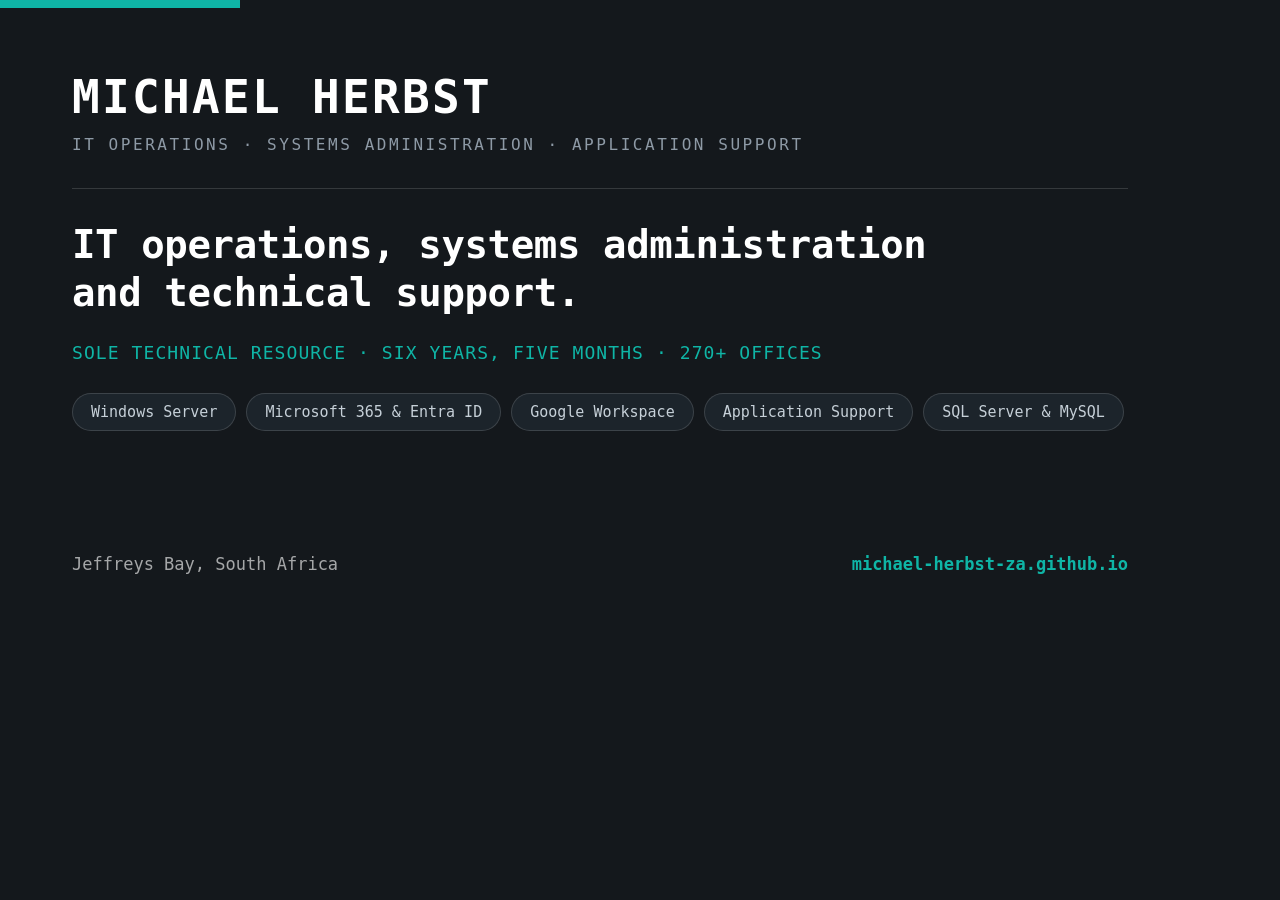
<file: assets/og-source.html>
<!DOCTYPE html>
<html lang="en">
<head>
<meta charset="UTF-8">
<title>Michael Herbst CV social preview</title>
<meta name="robots" content="noindex, nofollow, noarchive">
<meta http-equiv="Content-Security-Policy" content="default-src 'self'; base-uri 'self'; object-src 'none'; form-action 'none'; img-src 'self' data:; font-src 'self' https://fonts.gstatic.com; style-src 'self' 'unsafe-inline' https://fonts.googleapis.com; script-src 'none'; connect-src 'self' https://fonts.googleapis.com https://fonts.gstatic.com; media-src 'none'; frame-src 'none'; worker-src 'none'; upgrade-insecure-requests">
<link rel="preconnect" href="https://fonts.googleapis.com">
<link rel="preconnect" href="https://fonts.gstatic.com" crossorigin>
<link href="https://fonts.googleapis.com/css2?family=IBM+Plex+Mono:wght@400;500;600;700&family=IBM+Plex+Sans:wght@400;500;600&display=swap" rel="stylesheet">
<style>
  * { box-sizing: border-box; margin: 0; padding: 0; }
  html, body { width: 1200px; height: 630px; }
  body {
    background: #14181c;
    font-family: "IBM Plex Sans", system-ui, sans-serif;
    display: flex;
    flex-direction: column;
    position: relative;
    overflow: hidden;
  }
  /* brand stripe, matching the site header treatment */
  .stripe { height: 8px; width: 100%; background: #14181c; position: relative; flex: none; }
  .stripe::before { content: ""; position: absolute; left: 0; top: 0; bottom: 0; width: 240px; background: #0fb5a6; }
  .inner { flex: 1; padding: 64px 72px 56px; display: flex; flex-direction: column; }
  .wordmark {
    font-family: "IBM Plex Mono", monospace;
    font-weight: 700; font-size: 46px; letter-spacing: 0.05em; color: #fff; line-height: 1.1;
  }
  .descriptor {
    font-family: "IBM Plex Mono", monospace;
    font-weight: 400; font-size: 16px; letter-spacing: 0.16em; text-transform: uppercase;
    color: #8e9aa6; margin-top: 12px;
  }
  .rule { height: 1px; background: rgba(255,255,255,.14); margin: 34px 0 32px; }
  h1 {
    font-family: "IBM Plex Mono", monospace;
    font-weight: 700; font-size: 39px; line-height: 1.25; color: #fff; letter-spacing: -0.01em;
    max-width: 920px;
  }
  .strap {
    font-family: "IBM Plex Mono", monospace;
    font-weight: 500; font-size: 18px; letter-spacing: 0.06em; text-transform: uppercase;
    color: #0fb5a6; margin-top: 24px;
  }
  .chips { display: flex; gap: 10px; margin-top: 30px; }
  .chip {
    font-family: "IBM Plex Mono", monospace; font-size: 15px; font-weight: 500;
    color: #c6d0d8; background: #1c242b; border: 1px solid rgba(255,255,255,.14);
    border-radius: 999px; padding: 9px 18px;
  }
  .foot {
    margin-top: auto; display: flex; justify-content: space-between; align-items: flex-end;
    font-family: "IBM Plex Mono", monospace; font-size: 17px; color: rgba(255,255,255,.62);
  }
  .foot .site { color: #0fb5a6; font-weight: 600; }
</style>
</head>
<body>
  <div class="stripe"></div>
  <div class="inner">
    <div>
      <div class="wordmark">MICHAEL HERBST</div>
      <div class="descriptor">IT Operations &middot; Systems Administration &middot; Application Support</div>
    </div>
    <div class="rule"></div>
    <h1>IT operations, systems administration and technical support.</h1>
    <div class="strap">Sole technical resource &middot; six years, five months &middot; 270+ offices</div>
    <div class="chips">
      <span class="chip">Windows Server</span>
      <span class="chip">Microsoft 365 &amp; Entra ID</span>
      <span class="chip">Google Workspace</span>
      <span class="chip">Application Support</span>
      <span class="chip">SQL Server &amp; MySQL</span>
    </div>
    <div class="foot">
      <span>Jeffreys Bay, South Africa</span>
      <span class="site">michael-herbst-za.github.io</span>
    </div>
  </div>
</body>
</html>
</file>
<file: assets/style.css>
/* ==========================================================================
   Michael Herbst - CV site stylesheet
   Aligned to the live Kouga Digital design system (kougadigital.co.za),
   2026-07 revision: tokens, IBM Plex Mono + Sans, web type scale, header
   wordmark + nav, ink hero, kicker, numbered sections, card / callout /
   badge / item-row components, CTA band, ink footer, a11y patterns.

   2026-08 revision: the raw brand palette is now mapped through a semantic
   token layer (--bg / --surface / --text / --rule / --link ...) so the whole
   site can honour prefers-color-scheme without duplicating component rules.
   CV-specific extensions are marked in their own blocks.
   ========================================================================== */

/* IBM Plex fonts are loaded via <link rel="preconnect"> + <link rel="stylesheet">
   in each page head (faster than an @import here, which blocks CSS parsing). */

:root {
  /* ---- Raw brand palette (Kouga Digital) --------------------------------- */
  --ink:         #14181c;            /* near-black; primary text and heavy rules */
  --graphite:    #2b333c;            /* secondary text, slightly softer */
  --slate:       #5a6571;            /* muted/tertiary text, metadata, footers */
  --mist:        #f4f6f7;            /* subtle surface tint; card backgrounds, tag fills */
  --ui-bg:       #eef1f3;            /* overall page/app background */
  --accent:      #0fb5a6;            /* bright teal; hover fills, accents on dark grounds */
  --accent-deep: #0a7a70;            /* deep teal; text-safe on light. WCAG AA on white/mist/ui-bg */

  /* ---- Semantic layer: light (default) ----------------------------------- */
  --bg:           var(--ui-bg);       /* page ground */
  --surface:      #fff;               /* raised surface: header, .section.alt, stat cells */
  --surface-2:    var(--mist);        /* subtle fill: cards, nav buttons, tags */
  --text:         var(--graphite);    /* body copy */
  --text-strong:  var(--ink);         /* headings */
  --text-muted:   var(--slate);       /* metadata, fine print */
  --rule:         rgba(20,24,28,.12); /* borders and dividers */
  --link:         var(--accent-deep); /* text-safe accent on light grounds */
  --label:        var(--accent-deep); /* item labels, section numbers, card meta */

  /* Inverted grounds (hero, CTA band, footer) stay dark in both schemes. */
  --invert-bg:      var(--ink);
  --invert-bg-2:    var(--graphite);
  --invert-text:    #fff;
  --invert-text-70: rgba(255,255,255,.85);
  --invert-text-50: rgba(255,255,255,.55);
  --invert-rule:    rgba(255,255,255,.35);

  --shadow: none;

  --mono: "IBM Plex Mono", ui-monospace, monospace;
  --sans: "IBM Plex Sans", system-ui, sans-serif;
}

/* ---- Semantic layer: dark ------------------------------------------------
   Only the semantic tokens are redefined; every component rule below is
   written against them, so nothing else needs a dark variant. Guarded so an
   explicit data-theme="light" always wins.
   ------------------------------------------------------------------------ */
@media (prefers-color-scheme: dark) {
  :root:not([data-theme="light"]) {
    --bg:          #0f1418;
    --surface:     #171d23;
    --surface-2:   #1c242b;
    --text:        #c6d0d8;
    --text-strong: #f2f5f7;
    --text-muted:  #919da9;
    --rule:        rgba(255,255,255,.14);
    --link:        #35d6c5;
    --label:       #35d6c5;
    --invert-bg:   #090d10;
    --invert-bg-2: #131a20;
    --shadow:      0 1px 2px rgba(0,0,0,.35);
  }
}

/* Explicit opt-in, so a theme switch can be added later without a rewrite. */
:root[data-theme="dark"] {
  --bg:          #0f1418;
  --surface:     #171d23;
  --surface-2:   #1c242b;
  --text:        #c6d0d8;
  --text-strong: #f2f5f7;
  --text-muted:  #919da9;
  --rule:        rgba(255,255,255,.14);
  --link:        #35d6c5;
  --label:       #35d6c5;
  --invert-bg:   #090d10;
  --invert-bg-2: #131a20;
  --shadow:      0 1px 2px rgba(0,0,0,.35);
}

* { box-sizing: border-box; }

html { scroll-behavior: smooth; }

body {
  margin: 0;
  font-family: var(--sans);
  font-size: 16px;
  line-height: 1.6;
  color: var(--text);
  background: var(--bg);
  -webkit-font-smoothing: antialiased;
}

.wrap {
  max-width: 1060px;
  margin: 0 auto;
  padding: 0 20px;
}

/* Skip link */
.skip-link {
  position: absolute;
  left: -9999px;
  top: 0;
  background: var(--accent-deep);
  color: #fff;
  padding: 8px 14px;
  font-family: var(--mono);
  font-size: 13px;
  z-index: 100;
}
.skip-link:focus { left: 0; }

a { color: var(--link); text-decoration: none; }
a:hover { text-decoration: underline; }
:focus-visible { outline: 2px solid var(--accent); outline-offset: 2px; }

/* ==========================================================================
   Header, wordmark, nav
   ========================================================================== */

.site-header { background: var(--surface); }

.header-inner {
  display: flex;
  align-items: center;
  justify-content: space-between;
  flex-wrap: wrap;
  gap: 14px;
  padding: 18px 0 14px;
}

.brand { display: flex; align-items: center; gap: 12px; }

.wordmark {
  font-family: var(--mono);
  font-weight: 700;
  font-size: 20px;
  letter-spacing: 0.05em;
  color: var(--text-strong);
  line-height: 1.2;
}

.descriptor {
  font-family: var(--mono);
  font-weight: 400;
  font-size: 9.5px;
  letter-spacing: 0.14em;
  color: var(--text-muted);
  text-transform: uppercase;
  margin-top: 3px;
}

.nav-row {
  display: flex;
  flex-wrap: wrap;
  gap: 8px;
}

.nav-btn {
  display: inline-block;
  background: var(--surface-2);
  color: var(--link);
  border: 1px solid var(--rule);
  border-radius: 6px;
  padding: 9px 14px;
  font-family: var(--mono);
  font-size: 12px;
  font-weight: 600;
  text-transform: uppercase;
  letter-spacing: 0.08em;
  text-decoration: none;
  transition: background .2s ease, color .2s ease, border-color .2s ease;
}

.nav-btn:hover { background: var(--accent); color: var(--ink); border-color: var(--accent); text-decoration: none; }
.nav-btn.active { background: var(--accent-deep); color: #fff; border-color: var(--accent-deep); }

/* Brand stripe: 3px ink bar with 90px teal left segment */
.brand-stripe { height: 3px; width: 100%; background: var(--invert-bg); position: relative; }
.brand-stripe::before {
  content: "";
  position: absolute;
  left: 0; top: 0; bottom: 0;
  width: 90px;
  background: var(--accent);
}

/* ==========================================================================
   Sections and typography
   ========================================================================== */

.section { padding: 44px 0; }
.section.alt { background: var(--surface); border-top: 1px solid var(--rule); border-bottom: 1px solid var(--rule); }

h1 {
  font-family: var(--mono);
  font-weight: 700;
  font-size: clamp(28px, 4.6vw, 40px);
  line-height: 1.2;
  color: var(--text-strong);
  margin: 0 0 14px;
  letter-spacing: -0.01em;
}

h2 {
  font-family: var(--mono);
  font-size: 15px;
  font-weight: 600;
  color: var(--text-strong);
  text-transform: uppercase;
  letter-spacing: 0.10em;
  border-bottom: 1px solid var(--rule);
  padding-bottom: 9px;
  margin: 0 0 20px;
  display: flex;
  align-items: baseline;
  gap: 8px;
  flex-wrap: wrap;
}

.section-number { color: var(--label); }

h3 {
  font-family: var(--sans);
  font-size: 17px;
  font-weight: 600;
  color: var(--text-strong);
  margin: 0 0 6px;
}

h4 {
  font-family: var(--mono);
  font-size: 12px;
  font-weight: 600;
  text-transform: uppercase;
  letter-spacing: 0.10em;
  color: var(--label);
  margin: 24px 0 12px;
}

p { margin: 0 0 14px; }
.lede { font-size: 18.5px; color: var(--text); max-width: 62ch; }
.fine { font-size: 13px; color: var(--text-muted); }

/* Short explanatory line under a section heading */
.section-intro { max-width: 70ch; color: var(--text-muted); font-size: 15px; margin: -6px 0 20px; }

ul { margin: 6px 0 14px; padding-left: 20px; }
li { margin-bottom: 7px; }

.mono { font-family: var(--mono); }

/* ==========================================================================
   Hero
   ========================================================================== */

/* Dark ink hero: brings the ink/graphite/slate neutrals forward on every page */
.hero { background: var(--invert-bg); padding: 56px 0 52px; }
.hero h1 { color: var(--invert-text); }
.hero .lede { color: var(--invert-text-70); }
.hero a:not(.btn) { color: var(--accent); }
.hero .btn-ghost { color: var(--invert-text); border-color: var(--invert-rule); }
.hero .btn-ghost:hover { background: var(--invert-bg-2); color: var(--invert-text); border-color: var(--accent); }
.hero .kicker { color: var(--accent); }

.kicker {
  font-family: var(--mono);
  font-size: 11.5px;
  font-weight: 600;
  text-transform: uppercase;
  letter-spacing: 0.14em;
  color: var(--label);
  margin: 0 0 12px;
}

/* Mono strap directly under the hero h1: the headline credential in one line */
.hero-strap {
  font-family: var(--mono);
  font-size: 12.5px;
  font-weight: 500;
  letter-spacing: 0.07em;
  text-transform: uppercase;
  color: var(--accent);
  margin: -4px 0 16px;
}

.hero-actions { display: flex; flex-wrap: wrap; gap: 12px; margin-top: 24px; }
.hero-actions--center { justify-content: center; }
.not-found-lede { margin: 0 auto; }

.btn {
  display: inline-block;
  background: var(--accent-deep);
  color: #fff;
  border: 1px solid var(--accent-deep);
  border-radius: 8px;
  padding: 12px 22px;
  font-family: var(--mono);
  font-size: 13px;
  font-weight: 600;
  text-transform: uppercase;
  letter-spacing: 0.08em;
  transition: background .2s ease, border-color .2s ease;
}
.btn:hover { background: var(--accent); color: var(--ink); border-color: var(--accent); text-decoration: none; }

.btn-ghost { background: transparent; color: var(--link); border-color: var(--rule); }
.btn-ghost:hover { background: var(--surface-2); color: var(--link); border-color: var(--accent); }

/* Prominent contact line under hero and CTA-band action rows */
.cta-note { margin-top: 18px; font-family: var(--mono); font-size: 13px; color: var(--invert-text-70); line-height: 2; }
.cta-note a { color: var(--accent); font-weight: 600; }

/* ==========================================================================
   Stat strip (CV extension): headline facts, scannable in one pass
   ========================================================================== */

.stat-strip {
  display: grid;
  grid-template-columns: repeat(auto-fit, minmax(260px, 1fr));
  gap: 1px;
  background: var(--rule);
  border: 1px solid var(--rule);
  border-radius: 8px;
  overflow: hidden;
  margin: 0;
}

.stat { background: var(--surface); padding: 18px 20px; }

.stat-value {
  display: block;
  font-family: var(--mono);
  font-size: 21px;
  font-weight: 700;
  line-height: 1.2;
  color: var(--text-strong);
}

.stat-label {
  display: block;
  margin-top: 6px;
  font-size: 13.5px;
  color: var(--text-muted);
}

/* ==========================================================================
   Components carried forward from the document system
   ========================================================================== */

/* Callout / note block */
.callout {
  background: var(--surface-2);
  border-left: 3px solid var(--accent);
  border-radius: 0 6px 6px 0;
  padding: 13px 16px;
  margin: 0 0 18px;
  color: var(--text);
}
.callout p:last-child { margin-bottom: 0; }

.callout-title {
  display: block;
  font-family: var(--mono);
  font-size: 11px;
  font-weight: 600;
  text-transform: uppercase;
  letter-spacing: 0.12em;
  color: var(--label);
  margin-bottom: 6px;
}

/* Cards (party-card pattern) */
.card {
  background: var(--surface-2);
  border: 1px solid var(--rule);
  border-left: 3px solid var(--accent);
  border-radius: 6px;
  padding: 16px 18px;
  margin-bottom: 14px;
  box-shadow: var(--shadow);
}
.card p:last-child, .card ul:last-child { margin-bottom: 0; }

.card-meta {
  font-family: var(--mono);
  font-size: 10.5px;
  font-weight: 400;
  text-transform: uppercase;
  letter-spacing: 0.14em;
  color: var(--label);
  margin-bottom: 6px;
}

/* Card grid */
.grid {
  display: grid;
  grid-template-columns: repeat(auto-fill, minmax(280px, 1fr));
  gap: 14px;
}
.grid .card { margin-bottom: 0; }

/* Status badges */
.badge {
  background: var(--accent-deep);
  color: #fff;
  font-family: var(--mono);
  font-size: 10px;
  font-weight: 600;
  text-transform: uppercase;
  letter-spacing: 0.08em;
  border-radius: 4px;
  padding: 2.5px 8px;
  display: inline-block;
  vertical-align: middle;
}
.badge.next { background: var(--slate); }

/* Item rows (skill / info rows) */
.item-row { margin-bottom: 18px; }
.item-row p { margin: 4px 0 0; }

.item-label {
  font-family: var(--mono);
  font-weight: 600;
  color: var(--label);
  font-size: 14px;
}

/* Tag chips (CV extension): quick-scan stack summary */
.tag-list { display: flex; flex-wrap: wrap; gap: 7px; margin: 0 0 6px; padding: 0; list-style: none; }
.tag-list li { margin: 0; }

.tag {
  display: inline-block;
  background: var(--surface-2);
  border: 1px solid var(--rule);
  border-radius: 999px;
  padding: 4px 12px;
  font-family: var(--mono);
  font-size: 11.5px;
  font-weight: 500;
  letter-spacing: 0.04em;
  color: var(--text);
}

/* ==========================================================================
   CTA band
   ========================================================================== */

.cta-band {
  background: var(--invert-bg-2);
  color: var(--invert-text);
  padding: 40px 0;
}
.cta-band h2 { color: var(--invert-text); border-bottom-color: rgba(255,255,255,.2); }
.cta-band .section-number { color: var(--accent); }
.cta-band p { color: var(--invert-text-70); }
.cta-band a:not(.btn) { color: var(--accent); }
.cta-band .btn { background: var(--accent); color: var(--ink); border-color: var(--accent); }
.cta-band .btn:hover { background: var(--accent-deep); color: #fff; border-color: var(--accent-deep); }
.cta-band .btn-ghost { background: transparent; color: var(--invert-text); border-color: var(--invert-rule); }
.cta-band .btn-ghost:hover { background: var(--invert-bg); color: var(--invert-text); border-color: var(--accent); }
.cta-band .hero-actions { margin-top: 18px; }

/* ==========================================================================
   Footer bar
   ========================================================================== */

.site-footer {
  border-top: 3px solid var(--accent);
  background: var(--invert-bg);
  padding: 24px 0 32px;
}

.footer-row {
  display: flex;
  justify-content: space-between;
  align-items: center;
  flex-wrap: wrap;
  gap: 10px 20px;
}

.footer-brand {
  font-family: var(--mono);
  font-weight: 700;
  font-size: 13px;
  color: var(--invert-text);
}

.footer-contact { font-size: 13px; color: var(--invert-text-70); }
.footer-contact a { color: var(--accent); }

.footer-nav {
  margin-top: 16px;
  display: flex;
  flex-wrap: wrap;
  gap: 6px 18px;
  font-family: var(--mono);
  font-size: 11.5px;
  text-transform: uppercase;
  letter-spacing: 0.08em;
}
.footer-nav a { color: var(--invert-text-70); }
.footer-nav a:hover { color: var(--accent); }

.footer-note {
  margin-top: 14px;
  font-size: 12px;
  color: var(--invert-text-50);
}

/* ==========================================================================
   CV-specific extensions (this site only)
   ========================================================================== */

/* Job cards: employer name after the title, badge alignment */
.job-employer { color: var(--label); font-style: italic; font-weight: 400; }
.card h3 .badge { margin-left: 8px; position: relative; top: -1px; }

/* Founder descriptor line inside the entity card */
.entity-line { font-size: 14px; color: var(--text-muted); margin: 0 0 8px; }

/* 404 */
.error-page { padding: 72px 0; text-align: center; }
.error-code { font-family: var(--mono); font-size: 64px; font-weight: 700; color: var(--label); line-height: 1; margin: 0 0 10px; }

/* ==========================================================================
   Responsive
   ========================================================================== */

@media (max-width: 720px) {
  .header-inner { justify-content: center; text-align: center; }
  .brand { flex-direction: column; gap: 8px; }
  .nav-row { justify-content: center; }
  .hero { padding: 40px 0; }
  .cta-note { line-height: 2.2; }
  .footer-row { justify-content: flex-start; }
}

/* Respect users who prefer reduced motion */
@media (prefers-reduced-motion: reduce) {
  html { scroll-behavior: auto; }
  * { transition: none !important; animation: none !important; }
}

/* ==========================================================================
   Print (CV extension: recruiters print these pages)
   Tokens are forced back to the light palette so a dark-mode visitor still
   prints ink on white.
   ========================================================================== */

@media print {
  /* :root is repeated deliberately. `prefers-color-scheme: dark` still matches
     while printing in most browsers, and that block's selector
     `:root:not([data-theme="light"])` has specificity (0,2,0). Repeating :root
     three times gives (0,3,0) so the light print palette always wins, whatever
     scheme the visitor is browsing in. */
  :root:root:root {
    --bg: #fff;
    --surface: #fff;
    --surface-2: #fff;
    --text: #2b333c;
    --text-strong: #14181c;
    --text-muted: #5a6571;
    --rule: rgba(20,24,28,.25);
    --link: #0a7a70;
    --label: #0a7a70;
    --shadow: none;
  }
  body { background: #fff; }
  .skip-link, .nav-row, .hero-actions, .cta-band, .site-footer, .tag-list { display: none; }
  .hero { background: #fff; padding: 10px 0; }
  .hero h1 { color: var(--text-strong); }
  .hero .lede { color: var(--text); }
  .hero .kicker, .hero-strap { color: var(--label); }
  .cta-note { color: var(--text); line-height: 1.6; }
  .cta-note a { color: var(--link); }
  .section { padding: 14px 0; }
  .section.alt { border: none; }
  .stat-strip { background: none; gap: 0; border-color: var(--rule); }
  .stat { border-right: 1px solid var(--rule); }
  h2 { page-break-after: avoid; }
  h3 { page-break-after: avoid; }
  .card { page-break-inside: avoid; border-left-color: #0a7a70; }
  a[href^="http"]::after { content: " (" attr(href) ")"; font-size: 10px; color: var(--text-muted); }
  a[href^="#"]::after, a[href^="mailto"]::after, a[href^="tel"]::after { content: ""; }
}
</file>
